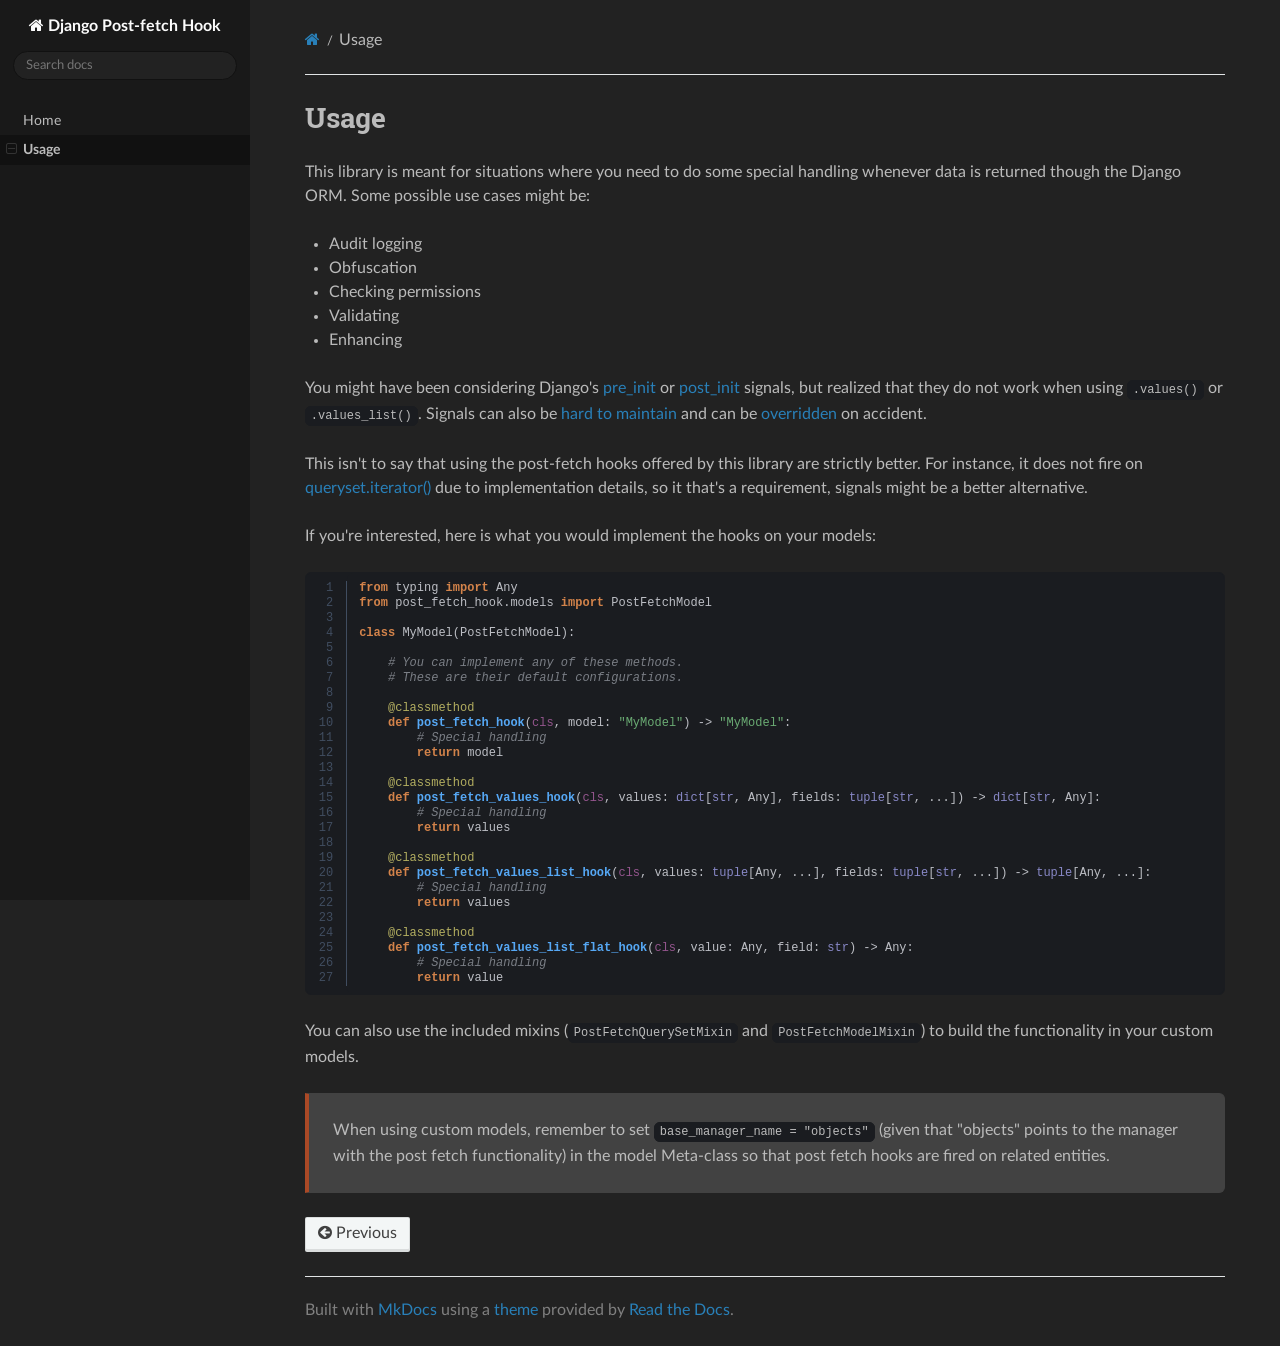
<file: usage/index.html>
<!DOCTYPE html>
<html class="writer-html5" lang="en" >
<head>
    <meta charset="utf-8" />
    <meta http-equiv="X-UA-Compatible" content="IE=edge" />
    <meta name="viewport" content="width=device-width, initial-scale=1.0" />
      <link rel="shortcut icon" href="../img/favicon.ico" />
    <title>Usage - Django Post-fetch Hook</title>
    <link rel="stylesheet" href="../css/theme.css" />
    <link rel="stylesheet" href="../css/theme_extra.css" />
        <link href="../css/docs.css" rel="stylesheet" />
        <link href="../css/pygments.css" rel="stylesheet" />
    
      <script>
        // Current page data
        var mkdocs_page_name = "Usage";
        var mkdocs_page_input_path = "usage.md";
        var mkdocs_page_url = null;
      </script>
    
    <!--[if lt IE 9]>
      <script src="../js/html5shiv.min.js"></script>
    <![endif]--> 
</head>

<body class="wy-body-for-nav" role="document">

  <div class="wy-grid-for-nav">
    <nav data-toggle="wy-nav-shift" class="wy-nav-side stickynav">
    <div class="wy-side-scroll">
      <div class="wy-side-nav-search">
          <a href=".." class="icon icon-home"> Django Post-fetch Hook
        </a><div role="search">
  <form id ="rtd-search-form" class="wy-form" action="../search.html" method="get">
      <input type="text" name="q" placeholder="Search docs" aria-label="Search docs" title="Type search term here" />
  </form>
</div>
      </div>

      <div class="wy-menu wy-menu-vertical" data-spy="affix" role="navigation" aria-label="Navigation menu">
              <ul>
                <li class="toctree-l1"><a class="reference internal" href="..">Home</a>
                </li>
              </ul>
              <ul class="current">
                <li class="toctree-l1 current"><a class="reference internal current" href="#">Usage</a>
    <ul class="current">
    </ul>
                </li>
              </ul>
      </div>
    </div>
    </nav>

    <section data-toggle="wy-nav-shift" class="wy-nav-content-wrap">
      <nav class="wy-nav-top" role="navigation" aria-label="Mobile navigation menu">
          <i data-toggle="wy-nav-top" class="fa fa-bars"></i>
          <a href="..">Django Post-fetch Hook</a>
        
      </nav>
      <div class="wy-nav-content">
        <div class="rst-content"><div role="navigation" aria-label="breadcrumbs navigation">
  <ul class="wy-breadcrumbs">
    <li><a href=".." class="icon icon-home" aria-label="Docs"></a></li>
      <li class="breadcrumb-item active">Usage</li>
    <li class="wy-breadcrumbs-aside">
    </li>
  </ul>
  <hr/>
</div>
          <div role="main" class="document" itemscope="itemscope" itemtype="http://schema.org/Article">
            <div class="section" itemprop="articleBody">
              
                <h1 id="usage">Usage<a class="headerlink" href="#usage" title="Permanent link">🔗</a></h1>
<p>This library is meant for situations where you need to do some special
handling whenever data is returned though the Django ORM. Some possible
use cases might be:</p>
<ul>
<li>Audit logging</li>
<li>Obfuscation</li>
<li>Checking permissions</li>
<li>Validating</li>
<li>Enhancing</li>
</ul>
<p>You might have been considering Django's <a href="https://docs.djangoproject.com/en/dev/ref/signals/#pre-init">pre_init</a> or <a href="https://docs.djangoproject.com/en/dev/ref/signals/#post-init">post_init</a> signals,
but realized that they do not work when using <code>.values()</code> or <code>.values_list()</code>.
Signals can also be <a href="https://docs.djangoproject.com/en/dev/ref/signals/#post-init:~:text=Warning-,Signals%20can%20make%20your%20code%20harder%20to%20maintain.,-Consider%20implementing%20a">hard to maintain</a> and can be <a href="https://docs.djangoproject.com/en/dev/ref/signals/#post-init:~:text=Many%20of%20these,to%20be%20sent.">overridden</a> on accident.</p>
<p>This isn't to say that using the post-fetch hooks offered by this library
are strictly better. For instance, it does not fire on <a href="https://docs.djangoproject.com/en/dev/ref/models/querysets/#iterator">queryset.iterator()</a>
due to implementation details, so it that's a requirement, signals might
be a better alternative.</p>
<p>If you're interested, here is what you would implement the hooks on your models:</p>
<div class="highlight"><table class="highlighttable"><tr><td class="linenos"><div class="linenodiv"><pre><span></span><span class="normal"><a href="#__codelineno-0-1"> 1</a></span>
<span class="normal"><a href="#__codelineno-0-2"> 2</a></span>
<span class="normal"><a href="#__codelineno-0-3"> 3</a></span>
<span class="normal"><a href="#__codelineno-0-4"> 4</a></span>
<span class="normal"><a href="#__codelineno-0-5"> 5</a></span>
<span class="normal"><a href="#__codelineno-0-6"> 6</a></span>
<span class="normal"><a href="#__codelineno-0-7"> 7</a></span>
<span class="normal"><a href="#__codelineno-0-8"> 8</a></span>
<span class="normal"><a href="#__codelineno-0-9"> 9</a></span>
<span class="normal"><a href="#__codelineno-0-10">10</a></span>
<span class="normal"><a href="#__codelineno-0-11">11</a></span>
<span class="normal"><a href="#__codelineno-0-12">12</a></span>
<span class="normal"><a href="#__codelineno-0-13">13</a></span>
<span class="normal"><a href="#__codelineno-0-14">14</a></span>
<span class="normal"><a href="#__codelineno-0-15">15</a></span>
<span class="normal"><a href="#__codelineno-0-16">16</a></span>
<span class="normal"><a href="#__codelineno-0-17">17</a></span>
<span class="normal"><a href="#__codelineno-0-18">18</a></span>
<span class="normal"><a href="#__codelineno-0-19">19</a></span>
<span class="normal"><a href="#__codelineno-0-20">20</a></span>
<span class="normal"><a href="#__codelineno-0-21">21</a></span>
<span class="normal"><a href="#__codelineno-0-22">22</a></span>
<span class="normal"><a href="#__codelineno-0-23">23</a></span>
<span class="normal"><a href="#__codelineno-0-24">24</a></span>
<span class="normal"><a href="#__codelineno-0-25">25</a></span>
<span class="normal"><a href="#__codelineno-0-26">26</a></span>
<span class="normal"><a href="#__codelineno-0-27">27</a></span></pre></div></td><td class="code"><div><pre><span></span><code><a id="__codelineno-0-1" name="__codelineno-0-1"></a><span class="kn">from</span><span class="w"> </span><span class="nn">typing</span><span class="w"> </span><span class="kn">import</span> <span class="n">Any</span>
<a id="__codelineno-0-2" name="__codelineno-0-2"></a><span class="kn">from</span><span class="w"> </span><span class="nn">post_fetch_hook.models</span><span class="w"> </span><span class="kn">import</span> <span class="n">PostFetchModel</span>
<a id="__codelineno-0-3" name="__codelineno-0-3"></a>
<a id="__codelineno-0-4" name="__codelineno-0-4"></a><span class="k">class</span><span class="w"> </span><span class="nc">MyModel</span><span class="p">(</span><span class="n">PostFetchModel</span><span class="p">):</span>
<a id="__codelineno-0-5" name="__codelineno-0-5"></a>
<a id="__codelineno-0-6" name="__codelineno-0-6"></a>    <span class="c1"># You can implement any of these methods.</span>
<a id="__codelineno-0-7" name="__codelineno-0-7"></a>    <span class="c1"># These are their default configurations.</span>
<a id="__codelineno-0-8" name="__codelineno-0-8"></a>
<a id="__codelineno-0-9" name="__codelineno-0-9"></a>    <span class="nd">@classmethod</span>
<a id="__codelineno-0-10" name="__codelineno-0-10"></a>    <span class="k">def</span><span class="w"> </span><span class="nf">post_fetch_hook</span><span class="p">(</span><span class="bp">cls</span><span class="p">,</span> <span class="n">model</span><span class="p">:</span> <span class="s2">&quot;MyModel&quot;</span><span class="p">)</span> <span class="o">-&gt;</span> <span class="s2">&quot;MyModel&quot;</span><span class="p">:</span>
<a id="__codelineno-0-11" name="__codelineno-0-11"></a>        <span class="c1"># Special handling</span>
<a id="__codelineno-0-12" name="__codelineno-0-12"></a>        <span class="k">return</span> <span class="n">model</span>
<a id="__codelineno-0-13" name="__codelineno-0-13"></a>
<a id="__codelineno-0-14" name="__codelineno-0-14"></a>    <span class="nd">@classmethod</span>
<a id="__codelineno-0-15" name="__codelineno-0-15"></a>    <span class="k">def</span><span class="w"> </span><span class="nf">post_fetch_values_hook</span><span class="p">(</span><span class="bp">cls</span><span class="p">,</span> <span class="n">values</span><span class="p">:</span> <span class="nb">dict</span><span class="p">[</span><span class="nb">str</span><span class="p">,</span> <span class="n">Any</span><span class="p">],</span> <span class="n">fields</span><span class="p">:</span> <span class="nb">tuple</span><span class="p">[</span><span class="nb">str</span><span class="p">,</span> <span class="o">...</span><span class="p">])</span> <span class="o">-&gt;</span> <span class="nb">dict</span><span class="p">[</span><span class="nb">str</span><span class="p">,</span> <span class="n">Any</span><span class="p">]:</span>
<a id="__codelineno-0-16" name="__codelineno-0-16"></a>        <span class="c1"># Special handling</span>
<a id="__codelineno-0-17" name="__codelineno-0-17"></a>        <span class="k">return</span> <span class="n">values</span>
<a id="__codelineno-0-18" name="__codelineno-0-18"></a>
<a id="__codelineno-0-19" name="__codelineno-0-19"></a>    <span class="nd">@classmethod</span>
<a id="__codelineno-0-20" name="__codelineno-0-20"></a>    <span class="k">def</span><span class="w"> </span><span class="nf">post_fetch_values_list_hook</span><span class="p">(</span><span class="bp">cls</span><span class="p">,</span> <span class="n">values</span><span class="p">:</span> <span class="nb">tuple</span><span class="p">[</span><span class="n">Any</span><span class="p">,</span> <span class="o">...</span><span class="p">],</span> <span class="n">fields</span><span class="p">:</span> <span class="nb">tuple</span><span class="p">[</span><span class="nb">str</span><span class="p">,</span> <span class="o">...</span><span class="p">])</span> <span class="o">-&gt;</span> <span class="nb">tuple</span><span class="p">[</span><span class="n">Any</span><span class="p">,</span> <span class="o">...</span><span class="p">]:</span>
<a id="__codelineno-0-21" name="__codelineno-0-21"></a>        <span class="c1"># Special handling</span>
<a id="__codelineno-0-22" name="__codelineno-0-22"></a>        <span class="k">return</span> <span class="n">values</span>
<a id="__codelineno-0-23" name="__codelineno-0-23"></a>
<a id="__codelineno-0-24" name="__codelineno-0-24"></a>    <span class="nd">@classmethod</span>
<a id="__codelineno-0-25" name="__codelineno-0-25"></a>    <span class="k">def</span><span class="w"> </span><span class="nf">post_fetch_values_list_flat_hook</span><span class="p">(</span><span class="bp">cls</span><span class="p">,</span> <span class="n">value</span><span class="p">:</span> <span class="n">Any</span><span class="p">,</span> <span class="n">field</span><span class="p">:</span> <span class="nb">str</span><span class="p">)</span> <span class="o">-&gt;</span> <span class="n">Any</span><span class="p">:</span>
<a id="__codelineno-0-26" name="__codelineno-0-26"></a>        <span class="c1"># Special handling</span>
<a id="__codelineno-0-27" name="__codelineno-0-27"></a>        <span class="k">return</span> <span class="n">value</span>
</code></pre></div></td></tr></table></div>
<p>You can also use the included mixins (<code>PostFetchQuerySetMixin</code> and <code>PostFetchModelMixin</code>)
to build the functionality in your custom models.</p>
<blockquote>
<p>When using custom models, remember to set <code>base_manager_name = "objects"</code>
(given that "objects" points to the manager with the post fetch functionality)
in the model Meta-class so that post fetch hooks are fired on related entities.</p>
</blockquote>
              
            </div>
          </div><footer>
    <div class="rst-footer-buttons" role="navigation" aria-label="Footer Navigation">
        <a href=".." class="btn btn-neutral float-left" title="Home"><span class="icon icon-circle-arrow-left"></span> Previous</a>
    </div>

  <hr/>

  <div role="contentinfo">
    <!-- Copyright etc -->
  </div>

  Built with <a href="https://www.mkdocs.org/">MkDocs</a> using a <a href="https://github.com/readthedocs/sphinx_rtd_theme">theme</a> provided by <a href="https://readthedocs.org">Read the Docs</a>.
</footer>
          
        </div>
      </div>

    </section>

  </div>

  <div class="rst-versions" role="note" aria-label="Versions">
  <span class="rst-current-version" data-toggle="rst-current-version">
    
    
      <span><a href=".." style="color: #fcfcfc">&laquo; Previous</a></span>
    
    
  </span>
</div>
    <script src="../js/jquery-3.6.0.min.js"></script>
    <script>var base_url = "..";</script>
    <script src="../js/theme_extra.js"></script>
    <script src="../js/theme.js"></script>
      <script src="../search/main.js"></script>
    <script>
        jQuery(function () {
            SphinxRtdTheme.Navigation.enable(true);
        });
    </script>

</body>
</html>
</file>
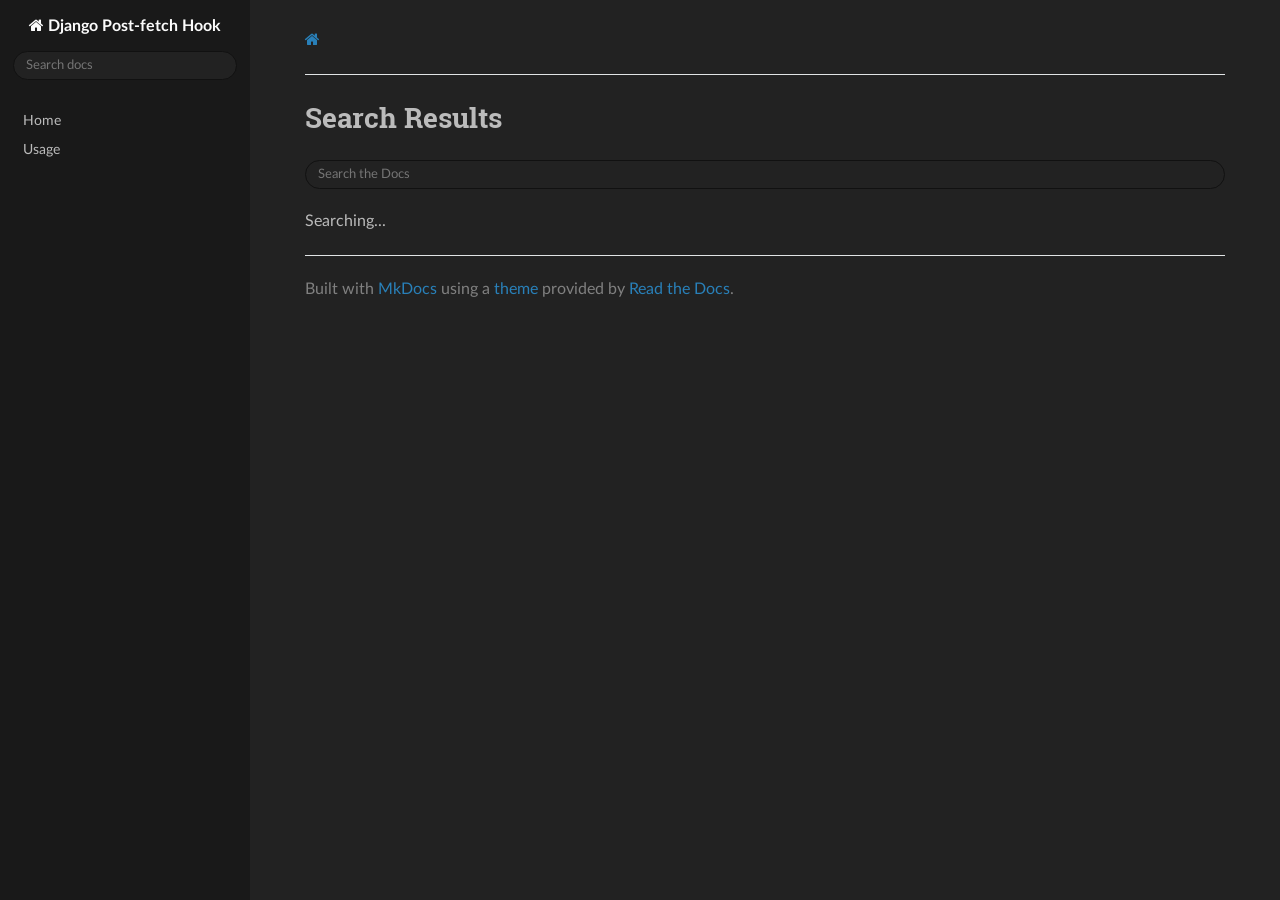
<file: search.html>
<!DOCTYPE html>
<html class="writer-html5" lang="en" >
<head>
    <meta charset="utf-8" />
    <meta http-equiv="X-UA-Compatible" content="IE=edge" />
    <meta name="viewport" content="width=device-width, initial-scale=1.0" />
      <link rel="shortcut icon" href="./img/favicon.ico" />
    <title>Django Post-fetch Hook</title>
    <link rel="stylesheet" href="./css/theme.css" />
    <link rel="stylesheet" href="./css/theme_extra.css" />
        <link href="./css/docs.css" rel="stylesheet" />
        <link href="./css/pygments.css" rel="stylesheet" />
    
    <!--[if lt IE 9]>
      <script src="./js/html5shiv.min.js"></script>
    <![endif]--> 
</head>

<body class="wy-body-for-nav" role="document">

  <div class="wy-grid-for-nav">
    <nav data-toggle="wy-nav-shift" class="wy-nav-side stickynav">
    <div class="wy-side-scroll">
      <div class="wy-side-nav-search">
          <a href="./." class="icon icon-home"> Django Post-fetch Hook
        </a><div role="search">
  <form id ="rtd-search-form" class="wy-form" action="./search.html" method="get">
      <input type="text" name="q" placeholder="Search docs" aria-label="Search docs" title="Type search term here" />
  </form>
</div>
      </div>

      <div class="wy-menu wy-menu-vertical" data-spy="affix" role="navigation" aria-label="Navigation menu">
              <ul>
                <li class="toctree-l1"><a class="reference internal" href="./.">Home</a>
                </li>
              </ul>
              <ul>
                <li class="toctree-l1"><a class="reference internal" href="./usage/">Usage</a>
                </li>
              </ul>
      </div>
    </div>
    </nav>

    <section data-toggle="wy-nav-shift" class="wy-nav-content-wrap">
      <nav class="wy-nav-top" role="navigation" aria-label="Mobile navigation menu">
          <i data-toggle="wy-nav-top" class="fa fa-bars"></i>
          <a href="./.">Django Post-fetch Hook</a>
        
      </nav>
      <div class="wy-nav-content">
        <div class="rst-content"><div role="navigation" aria-label="breadcrumbs navigation">
  <ul class="wy-breadcrumbs">
    <li><a href="./." class="icon icon-home" aria-label="Docs"></a></li>
    <li class="wy-breadcrumbs-aside">
    </li>
  </ul>
  <hr/>
</div>
          <div role="main" class="document" itemscope="itemscope" itemtype="http://schema.org/Article">
            <div class="section" itemprop="articleBody">
              

  <h1 id="search">Search Results</h1>

  <form id="content_search" action="search.html">
    <span role="status" aria-live="polite" class="ui-helper-hidden-accessible"></span>
    <input name="q" id="mkdocs-search-query" type="text" class="search_input search-query ui-autocomplete-input" placeholder="Search the Docs" aria-label="Search the Docs" autocomplete="off" autofocus title="Type search term here">
  </form>

  <div id="mkdocs-search-results" class="search-results" data-no-results-text="No results found">
    Searching...
  </div>


            </div>
          </div><footer>

  <hr/>

  <div role="contentinfo">
    <!-- Copyright etc -->
  </div>

  Built with <a href="https://www.mkdocs.org/">MkDocs</a> using a <a href="https://github.com/readthedocs/sphinx_rtd_theme">theme</a> provided by <a href="https://readthedocs.org">Read the Docs</a>.
</footer>
          
        </div>
      </div>

    </section>

  </div>

  <div class="rst-versions" role="note" aria-label="Versions">
  <span class="rst-current-version" data-toggle="rst-current-version">
    
    
    
  </span>
</div>
    <script src="./js/jquery-3.6.0.min.js"></script>
    <script>var base_url = ".";</script>
    <script src="./js/theme_extra.js"></script>
    <script src="./js/theme.js"></script>
      <script src="./search/main.js"></script>
    <script>
        jQuery(function () {
            SphinxRtdTheme.Navigation.enable(true);
        });
    </script>

</body>
</html>
</file>
<file: css/theme.css>
/*
 * This file is copied from the upstream ReadTheDocs Sphinx
 * theme. To aid upgradability this file should *not* be edited.
 * modifications we need should be included in theme_extra.css.
 *
 * https://github.com/readthedocs/sphinx_rtd_theme
 */

 /* sphinx_rtd_theme version 1.2.0 | MIT license */
html{box-sizing:border-box}*,:after,:before{box-sizing:inherit}article,aside,details,figcaption,figure,footer,header,hgroup,nav,section{display:block}audio,canvas,video{display:inline-block;*display:inline;*zoom:1}[hidden],audio:not([controls]){display:none}*{-webkit-box-sizing:border-box;-moz-box-sizing:border-box;box-sizing:border-box}html{font-size:100%;-webkit-text-size-adjust:100%;-ms-text-size-adjust:100%}body{margin:0}a:active,a:hover{outline:0}abbr[title]{border-bottom:1px dotted}b,strong{font-weight:700}blockquote{margin:0}dfn{font-style:italic}ins{background:#ff9;text-decoration:none}ins,mark{color:#000}mark{background:#ff0;font-style:italic;font-weight:700}.rst-content code,.rst-content tt,code,kbd,pre,samp{font-family:monospace,serif;_font-family:courier new,monospace;font-size:1em}pre{white-space:pre}q{quotes:none}q:after,q:before{content:"";content:none}small{font-size:85%}sub,sup{font-size:75%;line-height:0;position:relative;vertical-align:baseline}sup{top:-.5em}sub{bottom:-.25em}dl,ol,ul{margin:0;padding:0;list-style:none;list-style-image:none}li{list-style:none}dd{margin:0}img{border:0;-ms-interpolation-mode:bicubic;vertical-align:middle;max-width:100%}svg:not(:root){overflow:hidden}figure,form{margin:0}label{cursor:pointer}button,input,select,textarea{font-size:100%;margin:0;vertical-align:baseline;*vertical-align:middle}button,input{line-height:normal}button,input[type=button],input[type=reset],input[type=submit]{cursor:pointer;-webkit-appearance:button;*overflow:visible}button[disabled],input[disabled]{cursor:default}input[type=search]{-webkit-appearance:textfield;-moz-box-sizing:content-box;-webkit-box-sizing:content-box;box-sizing:content-box}textarea{resize:vertical}table{border-collapse:collapse;border-spacing:0}td{vertical-align:top}.chromeframe{margin:.2em 0;background:#ccc;color:#000;padding:.2em 0}.ir{display:block;border:0;text-indent:-999em;overflow:hidden;background-color:transparent;background-repeat:no-repeat;text-align:left;direction:ltr;*line-height:0}.ir br{display:none}.hidden{display:none!important;visibility:hidden}.visuallyhidden{border:0;clip:rect(0 0 0 0);height:1px;margin:-1px;overflow:hidden;padding:0;position:absolute;width:1px}.visuallyhidden.focusable:active,.visuallyhidden.focusable:focus{clip:auto;height:auto;margin:0;overflow:visible;position:static;width:auto}.invisible{visibility:hidden}.relative{position:relative}big,small{font-size:100%}@media print{body,html,section{background:none!important}*{box-shadow:none!important;text-shadow:none!important;filter:none!important;-ms-filter:none!important}a,a:visited{text-decoration:underline}.ir a:after,a[href^="#"]:after,a[href^="javascript:"]:after{content:""}blockquote,pre{page-break-inside:avoid}thead{display:table-header-group}img,tr{page-break-inside:avoid}img{max-width:100%!important}@page{margin:.5cm}.rst-content .toctree-wrapper>p.caption,h2,h3,p{orphans:3;widows:3}.rst-content .toctree-wrapper>p.caption,h2,h3{page-break-after:avoid}}.btn,.fa:before,.icon:before,.rst-content .admonition,.rst-content .admonition-title:before,.rst-content .admonition-todo,.rst-content .attention,.rst-content .caution,.rst-content .code-block-caption .headerlink:before,.rst-content .danger,.rst-content .eqno .headerlink:before,.rst-content .error,.rst-content .hint,.rst-content .important,.rst-content .note,.rst-content .seealso,.rst-content .tip,.rst-content .warning,.rst-content code.download span:first-child:before,.rst-content dl dt .headerlink:before,.rst-content h1 .headerlink:before,.rst-content h2 .headerlink:before,.rst-content h3 .headerlink:before,.rst-content h4 .headerlink:before,.rst-content h5 .headerlink:before,.rst-content h6 .headerlink:before,.rst-content p.caption .headerlink:before,.rst-content p .headerlink:before,.rst-content table>caption .headerlink:before,.rst-content tt.download span:first-child:before,.wy-alert,.wy-dropdown .caret:before,.wy-inline-validate.wy-inline-validate-danger .wy-input-context:before,.wy-inline-validate.wy-inline-validate-info .wy-input-context:before,.wy-inline-validate.wy-inline-validate-success .wy-input-context:before,.wy-inline-validate.wy-inline-validate-warning .wy-input-context:before,.wy-menu-vertical li.current>a button.toctree-expand:before,.wy-menu-vertical li.on a button.toctree-expand:before,.wy-menu-vertical li button.toctree-expand:before,input[type=color],input[type=date],input[type=datetime-local],input[type=datetime],input[type=email],input[type=month],input[type=number],input[type=password],input[type=search],input[type=tel],input[type=text],input[type=time],input[type=url],input[type=week],select,textarea{-webkit-font-smoothing:antialiased}.clearfix{*zoom:1}.clearfix:after,.clearfix:before{display:table;content:""}.clearfix:after{clear:both}/*!
 *  Font Awesome 4.7.0 by @davegandy - http://fontawesome.io - @fontawesome
 *  License - http://fontawesome.io/license (Font: SIL OFL 1.1, CSS: MIT License)
 */@font-face{font-family:FontAwesome;src:url(fonts/fontawesome-webfont.eot?674f50d287a8c48dc19ba404d20fe713);src:url(fonts/fontawesome-webfont.eot?674f50d287a8c48dc19ba404d20fe713?#iefix&v=4.7.0) format("embedded-opentype"),url(fonts/fontawesome-webfont.woff2?af7ae505a9eed503f8b8e6982036873e) format("woff2"),url(fonts/fontawesome-webfont.woff?fee66e712a8a08eef5805a46892932ad) format("woff"),url(fonts/fontawesome-webfont.ttf?b06871f281fee6b241d60582ae9369b9) format("truetype"),url(fonts/fontawesome-webfont.svg?912ec66d7572ff821749319396470bde#fontawesomeregular) format("svg");font-weight:400;font-style:normal}.fa,.icon,.rst-content .admonition-title,.rst-content .code-block-caption .headerlink,.rst-content .eqno .headerlink,.rst-content code.download span:first-child,.rst-content dl dt .headerlink,.rst-content h1 .headerlink,.rst-content h2 .headerlink,.rst-content h3 .headerlink,.rst-content h4 .headerlink,.rst-content h5 .headerlink,.rst-content h6 .headerlink,.rst-content p.caption .headerlink,.rst-content p .headerlink,.rst-content table>caption .headerlink,.rst-content tt.download span:first-child,.wy-menu-vertical li.current>a button.toctree-expand,.wy-menu-vertical li.on a button.toctree-expand,.wy-menu-vertical li button.toctree-expand{display:inline-block;font:normal normal normal 14px/1 FontAwesome;font-size:inherit;text-rendering:auto;-webkit-font-smoothing:antialiased;-moz-osx-font-smoothing:grayscale}.fa-lg{font-size:1.33333em;line-height:.75em;vertical-align:-15%}.fa-2x{font-size:2em}.fa-3x{font-size:3em}.fa-4x{font-size:4em}.fa-5x{font-size:5em}.fa-fw{width:1.28571em;text-align:center}.fa-ul{padding-left:0;margin-left:2.14286em;list-style-type:none}.fa-ul>li{position:relative}.fa-li{position:absolute;left:-2.14286em;width:2.14286em;top:.14286em;text-align:center}.fa-li.fa-lg{left:-1.85714em}.fa-border{padding:.2em .25em .15em;border:.08em solid #eee;border-radius:.1em}.fa-pull-left{float:left}.fa-pull-right{float:right}.fa-pull-left.icon,.fa.fa-pull-left,.rst-content .code-block-caption .fa-pull-left.headerlink,.rst-content .eqno .fa-pull-left.headerlink,.rst-content .fa-pull-left.admonition-title,.rst-content code.download span.fa-pull-left:first-child,.rst-content dl dt .fa-pull-left.headerlink,.rst-content h1 .fa-pull-left.headerlink,.rst-content h2 .fa-pull-left.headerlink,.rst-content h3 .fa-pull-left.headerlink,.rst-content h4 .fa-pull-left.headerlink,.rst-content h5 .fa-pull-left.headerlink,.rst-content h6 .fa-pull-left.headerlink,.rst-content p .fa-pull-left.headerlink,.rst-content table>caption .fa-pull-left.headerlink,.rst-content tt.download span.fa-pull-left:first-child,.wy-menu-vertical li.current>a button.fa-pull-left.toctree-expand,.wy-menu-vertical li.on a button.fa-pull-left.toctree-expand,.wy-menu-vertical li button.fa-pull-left.toctree-expand{margin-right:.3em}.fa-pull-right.icon,.fa.fa-pull-right,.rst-content .code-block-caption .fa-pull-right.headerlink,.rst-content .eqno .fa-pull-right.headerlink,.rst-content .fa-pull-right.admonition-title,.rst-content code.download span.fa-pull-right:first-child,.rst-content dl dt .fa-pull-right.headerlink,.rst-content h1 .fa-pull-right.headerlink,.rst-content h2 .fa-pull-right.headerlink,.rst-content h3 .fa-pull-right.headerlink,.rst-content h4 .fa-pull-right.headerlink,.rst-content h5 .fa-pull-right.headerlink,.rst-content h6 .fa-pull-right.headerlink,.rst-content p .fa-pull-right.headerlink,.rst-content table>caption .fa-pull-right.headerlink,.rst-content tt.download span.fa-pull-right:first-child,.wy-menu-vertical li.current>a button.fa-pull-right.toctree-expand,.wy-menu-vertical li.on a button.fa-pull-right.toctree-expand,.wy-menu-vertical li button.fa-pull-right.toctree-expand{margin-left:.3em}.pull-right{float:right}.pull-left{float:left}.fa.pull-left,.pull-left.icon,.rst-content .code-block-caption .pull-left.headerlink,.rst-content .eqno .pull-left.headerlink,.rst-content .pull-left.admonition-title,.rst-content code.download span.pull-left:first-child,.rst-content dl dt .pull-left.headerlink,.rst-content h1 .pull-left.headerlink,.rst-content h2 .pull-left.headerlink,.rst-content h3 .pull-left.headerlink,.rst-content h4 .pull-left.headerlink,.rst-content h5 .pull-left.headerlink,.rst-content h6 .pull-left.headerlink,.rst-content p .pull-left.headerlink,.rst-content table>caption .pull-left.headerlink,.rst-content tt.download span.pull-left:first-child,.wy-menu-vertical li.current>a button.pull-left.toctree-expand,.wy-menu-vertical li.on a button.pull-left.toctree-expand,.wy-menu-vertical li button.pull-left.toctree-expand{margin-right:.3em}.fa.pull-right,.pull-right.icon,.rst-content .code-block-caption .pull-right.headerlink,.rst-content .eqno .pull-right.headerlink,.rst-content .pull-right.admonition-title,.rst-content code.download span.pull-right:first-child,.rst-content dl dt .pull-right.headerlink,.rst-content h1 .pull-right.headerlink,.rst-content h2 .pull-right.headerlink,.rst-content h3 .pull-right.headerlink,.rst-content h4 .pull-right.headerlink,.rst-content h5 .pull-right.headerlink,.rst-content h6 .pull-right.headerlink,.rst-content p .pull-right.headerlink,.rst-content table>caption .pull-right.headerlink,.rst-content tt.download span.pull-right:first-child,.wy-menu-vertical li.current>a button.pull-right.toctree-expand,.wy-menu-vertical li.on a button.pull-right.toctree-expand,.wy-menu-vertical li button.pull-right.toctree-expand{margin-left:.3em}.fa-spin{-webkit-animation:fa-spin 2s linear infinite;animation:fa-spin 2s linear infinite}.fa-pulse{-webkit-animation:fa-spin 1s steps(8) infinite;animation:fa-spin 1s steps(8) infinite}@-webkit-keyframes fa-spin{0%{-webkit-transform:rotate(0deg);transform:rotate(0deg)}to{-webkit-transform:rotate(359deg);transform:rotate(359deg)}}@keyframes fa-spin{0%{-webkit-transform:rotate(0deg);transform:rotate(0deg)}to{-webkit-transform:rotate(359deg);transform:rotate(359deg)}}.fa-rotate-90{-ms-filter:"progid:DXImageTransform.Microsoft.BasicImage(rotation=1)";-webkit-transform:rotate(90deg);-ms-transform:rotate(90deg);transform:rotate(90deg)}.fa-rotate-180{-ms-filter:"progid:DXImageTransform.Microsoft.BasicImage(rotation=2)";-webkit-transform:rotate(180deg);-ms-transform:rotate(180deg);transform:rotate(180deg)}.fa-rotate-270{-ms-filter:"progid:DXImageTransform.Microsoft.BasicImage(rotation=3)";-webkit-transform:rotate(270deg);-ms-transform:rotate(270deg);transform:rotate(270deg)}.fa-flip-horizontal{-ms-filter:"progid:DXImageTransform.Microsoft.BasicImage(rotation=0, mirror=1)";-webkit-transform:scaleX(-1);-ms-transform:scaleX(-1);transform:scaleX(-1)}.fa-flip-vertical{-ms-filter:"progid:DXImageTransform.Microsoft.BasicImage(rotation=2, mirror=1)";-webkit-transform:scaleY(-1);-ms-transform:scaleY(-1);transform:scaleY(-1)}:root .fa-flip-horizontal,:root .fa-flip-vertical,:root .fa-rotate-90,:root .fa-rotate-180,:root .fa-rotate-270{filter:none}.fa-stack{position:relative;display:inline-block;width:2em;height:2em;line-height:2em;vertical-align:middle}.fa-stack-1x,.fa-stack-2x{position:absolute;left:0;width:100%;text-align:center}.fa-stack-1x{line-height:inherit}.fa-stack-2x{font-size:2em}.fa-inverse{color:#fff}.fa-glass:before{content:""}.fa-music:before{content:""}.fa-search:before,.icon-search:before{content:""}.fa-envelope-o:before{content:""}.fa-heart:before{content:""}.fa-star:before{content:""}.fa-star-o:before{content:""}.fa-user:before{content:""}.fa-film:before{content:""}.fa-th-large:before{content:""}.fa-th:before{content:""}.fa-th-list:before{content:""}.fa-check:before{content:""}.fa-close:before,.fa-remove:before,.fa-times:before{content:""}.fa-search-plus:before{content:""}.fa-search-minus:before{content:""}.fa-power-off:before{content:""}.fa-signal:before{content:""}.fa-cog:before,.fa-gear:before{content:""}.fa-trash-o:before{content:""}.fa-home:before,.icon-home:before{content:""}.fa-file-o:before{content:""}.fa-clock-o:before{content:""}.fa-road:before{content:""}.fa-download:before,.rst-content code.download span:first-child:before,.rst-content tt.download span:first-child:before{content:""}.fa-arrow-circle-o-down:before{content:""}.fa-arrow-circle-o-up:before{content:""}.fa-inbox:before{content:""}.fa-play-circle-o:before{content:""}.fa-repeat:before,.fa-rotate-right:before{content:""}.fa-refresh:before{content:""}.fa-list-alt:before{content:""}.fa-lock:before{content:""}.fa-flag:before{content:""}.fa-headphones:before{content:""}.fa-volume-off:before{content:""}.fa-volume-down:before{content:""}.fa-volume-up:before{content:""}.fa-qrcode:before{content:""}.fa-barcode:before{content:""}.fa-tag:before{content:""}.fa-tags:before{content:""}.fa-book:before,.icon-book:before{content:""}.fa-bookmark:before{content:""}.fa-print:before{content:""}.fa-camera:before{content:""}.fa-font:before{content:""}.fa-bold:before{content:""}.fa-italic:before{content:""}.fa-text-height:before{content:""}.fa-text-width:before{content:""}.fa-align-left:before{content:""}.fa-align-center:before{content:""}.fa-align-right:before{content:""}.fa-align-justify:before{content:""}.fa-list:before{content:""}.fa-dedent:before,.fa-outdent:before{content:""}.fa-indent:before{content:""}.fa-video-camera:before{content:""}.fa-image:before,.fa-photo:before,.fa-picture-o:before{content:""}.fa-pencil:before{content:""}.fa-map-marker:before{content:""}.fa-adjust:before{content:""}.fa-tint:before{content:""}.fa-edit:before,.fa-pencil-square-o:before{content:""}.fa-share-square-o:before{content:""}.fa-check-square-o:before{content:""}.fa-arrows:before{content:""}.fa-step-backward:before{content:""}.fa-fast-backward:before{content:""}.fa-backward:before{content:""}.fa-play:before{content:""}.fa-pause:before{content:""}.fa-stop:before{content:""}.fa-forward:before{content:""}.fa-fast-forward:before{content:""}.fa-step-forward:before{content:""}.fa-eject:before{content:""}.fa-chevron-left:before{content:""}.fa-chevron-right:before{content:""}.fa-plus-circle:before{content:""}.fa-minus-circle:before{content:""}.fa-times-circle:before,.wy-inline-validate.wy-inline-validate-danger .wy-input-context:before{content:""}.fa-check-circle:before,.wy-inline-validate.wy-inline-validate-success .wy-input-context:before{content:""}.fa-question-circle:before{content:""}.fa-info-circle:before{content:""}.fa-crosshairs:before{content:""}.fa-times-circle-o:before{content:""}.fa-check-circle-o:before{content:""}.fa-ban:before{content:""}.fa-arrow-left:before{content:""}.fa-arrow-right:before{content:""}.fa-arrow-up:before{content:""}.fa-arrow-down:before{content:""}.fa-mail-forward:before,.fa-share:before{content:""}.fa-expand:before{content:""}.fa-compress:before{content:""}.fa-plus:before{content:""}.fa-minus:before{content:""}.fa-asterisk:before{content:""}.fa-exclamation-circle:before,.rst-content .admonition-title:before,.wy-inline-validate.wy-inline-validate-info .wy-input-context:before,.wy-inline-validate.wy-inline-validate-warning .wy-input-context:before{content:""}.fa-gift:before{content:""}.fa-leaf:before{content:""}.fa-fire:before,.icon-fire:before{content:""}.fa-eye:before{content:""}.fa-eye-slash:before{content:""}.fa-exclamation-triangle:before,.fa-warning:before{content:""}.fa-plane:before{content:""}.fa-calendar:before{content:""}.fa-random:before{content:""}.fa-comment:before{content:""}.fa-magnet:before{content:""}.fa-chevron-up:before{content:""}.fa-chevron-down:before{content:""}.fa-retweet:before{content:""}.fa-shopping-cart:before{content:""}.fa-folder:before{content:""}.fa-folder-open:before{content:""}.fa-arrows-v:before{content:""}.fa-arrows-h:before{content:""}.fa-bar-chart-o:before,.fa-bar-chart:before{content:""}.fa-twitter-square:before{content:""}.fa-facebook-square:before{content:""}.fa-camera-retro:before{content:""}.fa-key:before{content:""}.fa-cogs:before,.fa-gears:before{content:""}.fa-comments:before{content:""}.fa-thumbs-o-up:before{content:""}.fa-thumbs-o-down:before{content:""}.fa-star-half:before{content:""}.fa-heart-o:before{content:""}.fa-sign-out:before{content:""}.fa-linkedin-square:before{content:""}.fa-thumb-tack:before{content:""}.fa-external-link:before{content:""}.fa-sign-in:before{content:""}.fa-trophy:before{content:""}.fa-github-square:before{content:""}.fa-upload:before{content:""}.fa-lemon-o:before{content:""}.fa-phone:before{content:""}.fa-square-o:before{content:""}.fa-bookmark-o:before{content:""}.fa-phone-square:before{content:""}.fa-twitter:before{content:""}.fa-facebook-f:before,.fa-facebook:before{content:""}.fa-github:before,.icon-github:before{content:""}.fa-unlock:before{content:""}.fa-credit-card:before{content:""}.fa-feed:before,.fa-rss:before{content:""}.fa-hdd-o:before{content:""}.fa-bullhorn:before{content:""}.fa-bell:before{content:""}.fa-certificate:before{content:""}.fa-hand-o-right:before{content:""}.fa-hand-o-left:before{content:""}.fa-hand-o-up:before{content:""}.fa-hand-o-down:before{content:""}.fa-arrow-circle-left:before,.icon-circle-arrow-left:before{content:""}.fa-arrow-circle-right:before,.icon-circle-arrow-right:before{content:""}.fa-arrow-circle-up:before{content:""}.fa-arrow-circle-down:before{content:""}.fa-globe:before{content:""}.fa-wrench:before{content:""}.fa-tasks:before{content:""}.fa-filter:before{content:""}.fa-briefcase:before{content:""}.fa-arrows-alt:before{content:""}.fa-group:before,.fa-users:before{content:""}.fa-chain:before,.fa-link:before,.icon-link:before{content:""}.fa-cloud:before{content:""}.fa-flask:before{content:""}.fa-cut:before,.fa-scissors:before{content:""}.fa-copy:before,.fa-files-o:before{content:""}.fa-paperclip:before{content:""}.fa-floppy-o:before,.fa-save:before{content:""}.fa-square:before{content:""}.fa-bars:before,.fa-navicon:before,.fa-reorder:before{content:""}.fa-list-ul:before{content:""}.fa-list-ol:before{content:""}.fa-strikethrough:before{content:""}.fa-underline:before{content:""}.fa-table:before{content:""}.fa-magic:before{content:""}.fa-truck:before{content:""}.fa-pinterest:before{content:""}.fa-pinterest-square:before{content:""}.fa-google-plus-square:before{content:""}.fa-google-plus:before{content:""}.fa-money:before{content:""}.fa-caret-down:before,.icon-caret-down:before,.wy-dropdown .caret:before{content:""}.fa-caret-up:before{content:""}.fa-caret-left:before{content:""}.fa-caret-right:before{content:""}.fa-columns:before{content:""}.fa-sort:before,.fa-unsorted:before{content:""}.fa-sort-desc:before,.fa-sort-down:before{content:""}.fa-sort-asc:before,.fa-sort-up:before{content:""}.fa-envelope:before{content:""}.fa-linkedin:before{content:""}.fa-rotate-left:before,.fa-undo:before{content:""}.fa-gavel:before,.fa-legal:before{content:""}.fa-dashboard:before,.fa-tachometer:before{content:""}.fa-comment-o:before{content:""}.fa-comments-o:before{content:""}.fa-bolt:before,.fa-flash:before{content:""}.fa-sitemap:before{content:""}.fa-umbrella:before{content:""}.fa-clipboard:before,.fa-paste:before{content:""}.fa-lightbulb-o:before{content:""}.fa-exchange:before{content:""}.fa-cloud-download:before{content:""}.fa-cloud-upload:before{content:""}.fa-user-md:before{content:""}.fa-stethoscope:before{content:""}.fa-suitcase:before{content:""}.fa-bell-o:before{content:""}.fa-coffee:before{content:""}.fa-cutlery:before{content:""}.fa-file-text-o:before{content:""}.fa-building-o:before{content:""}.fa-hospital-o:before{content:""}.fa-ambulance:before{content:""}.fa-medkit:before{content:""}.fa-fighter-jet:before{content:""}.fa-beer:before{content:""}.fa-h-square:before{content:""}.fa-plus-square:before{content:""}.fa-angle-double-left:before{content:""}.fa-angle-double-right:before{content:""}.fa-angle-double-up:before{content:""}.fa-angle-double-down:before{content:""}.fa-angle-left:before{content:""}.fa-angle-right:before{content:""}.fa-angle-up:before{content:""}.fa-angle-down:before{content:""}.fa-desktop:before{content:""}.fa-laptop:before{content:""}.fa-tablet:before{content:""}.fa-mobile-phone:before,.fa-mobile:before{content:""}.fa-circle-o:before{content:""}.fa-quote-left:before{content:""}.fa-quote-right:before{content:""}.fa-spinner:before{content:""}.fa-circle:before{content:""}.fa-mail-reply:before,.fa-reply:before{content:""}.fa-github-alt:before{content:""}.fa-folder-o:before{content:""}.fa-folder-open-o:before{content:""}.fa-smile-o:before{content:""}.fa-frown-o:before{content:""}.fa-meh-o:before{content:""}.fa-gamepad:before{content:""}.fa-keyboard-o:before{content:""}.fa-flag-o:before{content:""}.fa-flag-checkered:before{content:""}.fa-terminal:before{content:""}.fa-code:before{content:""}.fa-mail-reply-all:before,.fa-reply-all:before{content:""}.fa-star-half-empty:before,.fa-star-half-full:before,.fa-star-half-o:before{content:""}.fa-location-arrow:before{content:""}.fa-crop:before{content:""}.fa-code-fork:before{content:""}.fa-chain-broken:before,.fa-unlink:before{content:""}.fa-question:before{content:""}.fa-info:before{content:""}.fa-exclamation:before{content:""}.fa-superscript:before{content:""}.fa-subscript:before{content:""}.fa-eraser:before{content:""}.fa-puzzle-piece:before{content:""}.fa-microphone:before{content:""}.fa-microphone-slash:before{content:""}.fa-shield:before{content:""}.fa-calendar-o:before{content:""}.fa-fire-extinguisher:before{content:""}.fa-rocket:before{content:""}.fa-maxcdn:before{content:""}.fa-chevron-circle-left:before{content:""}.fa-chevron-circle-right:before{content:""}.fa-chevron-circle-up:before{content:""}.fa-chevron-circle-down:before{content:""}.fa-html5:before{content:""}.fa-css3:before{content:""}.fa-anchor:before{content:""}.fa-unlock-alt:before{content:""}.fa-bullseye:before{content:""}.fa-ellipsis-h:before{content:""}.fa-ellipsis-v:before{content:""}.fa-rss-square:before{content:""}.fa-play-circle:before{content:""}.fa-ticket:before{content:""}.fa-minus-square:before{content:""}.fa-minus-square-o:before,.wy-menu-vertical li.current>a button.toctree-expand:before,.wy-menu-vertical li.on a button.toctree-expand:before{content:""}.fa-level-up:before{content:""}.fa-level-down:before{content:""}.fa-check-square:before{content:""}.fa-pencil-square:before{content:""}.fa-external-link-square:before{content:""}.fa-share-square:before{content:""}.fa-compass:before{content:""}.fa-caret-square-o-down:before,.fa-toggle-down:before{content:""}.fa-caret-square-o-up:before,.fa-toggle-up:before{content:""}.fa-caret-square-o-right:before,.fa-toggle-right:before{content:""}.fa-eur:before,.fa-euro:before{content:""}.fa-gbp:before{content:""}.fa-dollar:before,.fa-usd:before{content:""}.fa-inr:before,.fa-rupee:before{content:""}.fa-cny:before,.fa-jpy:before,.fa-rmb:before,.fa-yen:before{content:""}.fa-rouble:before,.fa-rub:before,.fa-ruble:before{content:""}.fa-krw:before,.fa-won:before{content:""}.fa-bitcoin:before,.fa-btc:before{content:""}.fa-file:before{content:""}.fa-file-text:before{content:""}.fa-sort-alpha-asc:before{content:""}.fa-sort-alpha-desc:before{content:""}.fa-sort-amount-asc:before{content:""}.fa-sort-amount-desc:before{content:""}.fa-sort-numeric-asc:before{content:""}.fa-sort-numeric-desc:before{content:""}.fa-thumbs-up:before{content:""}.fa-thumbs-down:before{content:""}.fa-youtube-square:before{content:""}.fa-youtube:before{content:""}.fa-xing:before{content:""}.fa-xing-square:before{content:""}.fa-youtube-play:before{content:""}.fa-dropbox:before{content:""}.fa-stack-overflow:before{content:""}.fa-instagram:before{content:""}.fa-flickr:before{content:""}.fa-adn:before{content:""}.fa-bitbucket:before,.icon-bitbucket:before{content:""}.fa-bitbucket-square:before{content:""}.fa-tumblr:before{content:""}.fa-tumblr-square:before{content:""}.fa-long-arrow-down:before{content:""}.fa-long-arrow-up:before{content:""}.fa-long-arrow-left:before{content:""}.fa-long-arrow-right:before{content:""}.fa-apple:before{content:""}.fa-windows:before{content:""}.fa-android:before{content:""}.fa-linux:before{content:""}.fa-dribbble:before{content:""}.fa-skype:before{content:""}.fa-foursquare:before{content:""}.fa-trello:before{content:""}.fa-female:before{content:""}.fa-male:before{content:""}.fa-gittip:before,.fa-gratipay:before{content:""}.fa-sun-o:before{content:""}.fa-moon-o:before{content:""}.fa-archive:before{content:""}.fa-bug:before{content:""}.fa-vk:before{content:""}.fa-weibo:before{content:""}.fa-renren:before{content:""}.fa-pagelines:before{content:""}.fa-stack-exchange:before{content:""}.fa-arrow-circle-o-right:before{content:""}.fa-arrow-circle-o-left:before{content:""}.fa-caret-square-o-left:before,.fa-toggle-left:before{content:""}.fa-dot-circle-o:before{content:""}.fa-wheelchair:before{content:""}.fa-vimeo-square:before{content:""}.fa-try:before,.fa-turkish-lira:before{content:""}.fa-plus-square-o:before,.wy-menu-vertical li button.toctree-expand:before{content:""}.fa-space-shuttle:before{content:""}.fa-slack:before{content:""}.fa-envelope-square:before{content:""}.fa-wordpress:before{content:""}.fa-openid:before{content:""}.fa-bank:before,.fa-institution:before,.fa-university:before{content:""}.fa-graduation-cap:before,.fa-mortar-board:before{content:""}.fa-yahoo:before{content:""}.fa-google:before{content:""}.fa-reddit:before{content:""}.fa-reddit-square:before{content:""}.fa-stumbleupon-circle:before{content:""}.fa-stumbleupon:before{content:""}.fa-delicious:before{content:""}.fa-digg:before{content:""}.fa-pied-piper-pp:before{content:""}.fa-pied-piper-alt:before{content:""}.fa-drupal:before{content:""}.fa-joomla:before{content:""}.fa-language:before{content:""}.fa-fax:before{content:""}.fa-building:before{content:""}.fa-child:before{content:""}.fa-paw:before{content:""}.fa-spoon:before{content:""}.fa-cube:before{content:""}.fa-cubes:before{content:""}.fa-behance:before{content:""}.fa-behance-square:before{content:""}.fa-steam:before{content:""}.fa-steam-square:before{content:""}.fa-recycle:before{content:""}.fa-automobile:before,.fa-car:before{content:""}.fa-cab:before,.fa-taxi:before{content:""}.fa-tree:before{content:""}.fa-spotify:before{content:""}.fa-deviantart:before{content:""}.fa-soundcloud:before{content:""}.fa-database:before{content:""}.fa-file-pdf-o:before{content:""}.fa-file-word-o:before{content:""}.fa-file-excel-o:before{content:""}.fa-file-powerpoint-o:before{content:""}.fa-file-image-o:before,.fa-file-photo-o:before,.fa-file-picture-o:before{content:""}.fa-file-archive-o:before,.fa-file-zip-o:before{content:""}.fa-file-audio-o:before,.fa-file-sound-o:before{content:""}.fa-file-movie-o:before,.fa-file-video-o:before{content:""}.fa-file-code-o:before{content:""}.fa-vine:before{content:""}.fa-codepen:before{content:""}.fa-jsfiddle:before{content:""}.fa-life-bouy:before,.fa-life-buoy:before,.fa-life-ring:before,.fa-life-saver:before,.fa-support:before{content:""}.fa-circle-o-notch:before{content:""}.fa-ra:before,.fa-rebel:before,.fa-resistance:before{content:""}.fa-empire:before,.fa-ge:before{content:""}.fa-git-square:before{content:""}.fa-git:before{content:""}.fa-hacker-news:before,.fa-y-combinator-square:before,.fa-yc-square:before{content:""}.fa-tencent-weibo:before{content:""}.fa-qq:before{content:""}.fa-wechat:before,.fa-weixin:before{content:""}.fa-paper-plane:before,.fa-send:before{content:""}.fa-paper-plane-o:before,.fa-send-o:before{content:""}.fa-history:before{content:""}.fa-circle-thin:before{content:""}.fa-header:before{content:""}.fa-paragraph:before{content:""}.fa-sliders:before{content:""}.fa-share-alt:before{content:""}.fa-share-alt-square:before{content:""}.fa-bomb:before{content:""}.fa-futbol-o:before,.fa-soccer-ball-o:before{content:""}.fa-tty:before{content:""}.fa-binoculars:before{content:""}.fa-plug:before{content:""}.fa-slideshare:before{content:""}.fa-twitch:before{content:""}.fa-yelp:before{content:""}.fa-newspaper-o:before{content:""}.fa-wifi:before{content:""}.fa-calculator:before{content:""}.fa-paypal:before{content:""}.fa-google-wallet:before{content:""}.fa-cc-visa:before{content:""}.fa-cc-mastercard:before{content:""}.fa-cc-discover:before{content:""}.fa-cc-amex:before{content:""}.fa-cc-paypal:before{content:""}.fa-cc-stripe:before{content:""}.fa-bell-slash:before{content:""}.fa-bell-slash-o:before{content:""}.fa-trash:before{content:""}.fa-copyright:before{content:""}.fa-at:before{content:""}.fa-eyedropper:before{content:""}.fa-paint-brush:before{content:""}.fa-birthday-cake:before{content:""}.fa-area-chart:before{content:""}.fa-pie-chart:before{content:""}.fa-line-chart:before{content:""}.fa-lastfm:before{content:""}.fa-lastfm-square:before{content:""}.fa-toggle-off:before{content:""}.fa-toggle-on:before{content:""}.fa-bicycle:before{content:""}.fa-bus:before{content:""}.fa-ioxhost:before{content:""}.fa-angellist:before{content:""}.fa-cc:before{content:""}.fa-ils:before,.fa-shekel:before,.fa-sheqel:before{content:""}.fa-meanpath:before{content:""}.fa-buysellads:before{content:""}.fa-connectdevelop:before{content:""}.fa-dashcube:before{content:""}.fa-forumbee:before{content:""}.fa-leanpub:before{content:""}.fa-sellsy:before{content:""}.fa-shirtsinbulk:before{content:""}.fa-simplybuilt:before{content:""}.fa-skyatlas:before{content:""}.fa-cart-plus:before{content:""}.fa-cart-arrow-down:before{content:""}.fa-diamond:before{content:""}.fa-ship:before{content:""}.fa-user-secret:before{content:""}.fa-motorcycle:before{content:""}.fa-street-view:before{content:""}.fa-heartbeat:before{content:""}.fa-venus:before{content:""}.fa-mars:before{content:""}.fa-mercury:before{content:""}.fa-intersex:before,.fa-transgender:before{content:""}.fa-transgender-alt:before{content:""}.fa-venus-double:before{content:""}.fa-mars-double:before{content:""}.fa-venus-mars:before{content:""}.fa-mars-stroke:before{content:""}.fa-mars-stroke-v:before{content:""}.fa-mars-stroke-h:before{content:""}.fa-neuter:before{content:""}.fa-genderless:before{content:""}.fa-facebook-official:before{content:""}.fa-pinterest-p:before{content:""}.fa-whatsapp:before{content:""}.fa-server:before{content:""}.fa-user-plus:before{content:""}.fa-user-times:before{content:""}.fa-bed:before,.fa-hotel:before{content:""}.fa-viacoin:before{content:""}.fa-train:before{content:""}.fa-subway:before{content:""}.fa-medium:before{content:""}.fa-y-combinator:before,.fa-yc:before{content:""}.fa-optin-monster:before{content:""}.fa-opencart:before{content:""}.fa-expeditedssl:before{content:""}.fa-battery-4:before,.fa-battery-full:before,.fa-battery:before{content:""}.fa-battery-3:before,.fa-battery-three-quarters:before{content:""}.fa-battery-2:before,.fa-battery-half:before{content:""}.fa-battery-1:before,.fa-battery-quarter:before{content:""}.fa-battery-0:before,.fa-battery-empty:before{content:""}.fa-mouse-pointer:before{content:""}.fa-i-cursor:before{content:""}.fa-object-group:before{content:""}.fa-object-ungroup:before{content:""}.fa-sticky-note:before{content:""}.fa-sticky-note-o:before{content:""}.fa-cc-jcb:before{content:""}.fa-cc-diners-club:before{content:""}.fa-clone:before{content:""}.fa-balance-scale:before{content:""}.fa-hourglass-o:before{content:""}.fa-hourglass-1:before,.fa-hourglass-start:before{content:""}.fa-hourglass-2:before,.fa-hourglass-half:before{content:""}.fa-hourglass-3:before,.fa-hourglass-end:before{content:""}.fa-hourglass:before{content:""}.fa-hand-grab-o:before,.fa-hand-rock-o:before{content:""}.fa-hand-paper-o:before,.fa-hand-stop-o:before{content:""}.fa-hand-scissors-o:before{content:""}.fa-hand-lizard-o:before{content:""}.fa-hand-spock-o:before{content:""}.fa-hand-pointer-o:before{content:""}.fa-hand-peace-o:before{content:""}.fa-trademark:before{content:""}.fa-registered:before{content:""}.fa-creative-commons:before{content:""}.fa-gg:before{content:""}.fa-gg-circle:before{content:""}.fa-tripadvisor:before{content:""}.fa-odnoklassniki:before{content:""}.fa-odnoklassniki-square:before{content:""}.fa-get-pocket:before{content:""}.fa-wikipedia-w:before{content:""}.fa-safari:before{content:""}.fa-chrome:before{content:""}.fa-firefox:before{content:""}.fa-opera:before{content:""}.fa-internet-explorer:before{content:""}.fa-television:before,.fa-tv:before{content:""}.fa-contao:before{content:""}.fa-500px:before{content:""}.fa-amazon:before{content:""}.fa-calendar-plus-o:before{content:""}.fa-calendar-minus-o:before{content:""}.fa-calendar-times-o:before{content:""}.fa-calendar-check-o:before{content:""}.fa-industry:before{content:""}.fa-map-pin:before{content:""}.fa-map-signs:before{content:""}.fa-map-o:before{content:""}.fa-map:before{content:""}.fa-commenting:before{content:""}.fa-commenting-o:before{content:""}.fa-houzz:before{content:""}.fa-vimeo:before{content:""}.fa-black-tie:before{content:""}.fa-fonticons:before{content:""}.fa-reddit-alien:before{content:""}.fa-edge:before{content:""}.fa-credit-card-alt:before{content:""}.fa-codiepie:before{content:""}.fa-modx:before{content:""}.fa-fort-awesome:before{content:""}.fa-usb:before{content:""}.fa-product-hunt:before{content:""}.fa-mixcloud:before{content:""}.fa-scribd:before{content:""}.fa-pause-circle:before{content:""}.fa-pause-circle-o:before{content:""}.fa-stop-circle:before{content:""}.fa-stop-circle-o:before{content:""}.fa-shopping-bag:before{content:""}.fa-shopping-basket:before{content:""}.fa-hashtag:before{content:""}.fa-bluetooth:before{content:""}.fa-bluetooth-b:before{content:""}.fa-percent:before{content:""}.fa-gitlab:before,.icon-gitlab:before{content:""}.fa-wpbeginner:before{content:""}.fa-wpforms:before{content:""}.fa-envira:before{content:""}.fa-universal-access:before{content:""}.fa-wheelchair-alt:before{content:""}.fa-question-circle-o:before{content:""}.fa-blind:before{content:""}.fa-audio-description:before{content:""}.fa-volume-control-phone:before{content:""}.fa-braille:before{content:""}.fa-assistive-listening-systems:before{content:""}.fa-american-sign-language-interpreting:before,.fa-asl-interpreting:before{content:""}.fa-deaf:before,.fa-deafness:before,.fa-hard-of-hearing:before{content:""}.fa-glide:before{content:""}.fa-glide-g:before{content:""}.fa-sign-language:before,.fa-signing:before{content:""}.fa-low-vision:before{content:""}.fa-viadeo:before{content:""}.fa-viadeo-square:before{content:""}.fa-snapchat:before{content:""}.fa-snapchat-ghost:before{content:""}.fa-snapchat-square:before{content:""}.fa-pied-piper:before{content:""}.fa-first-order:before{content:""}.fa-yoast:before{content:""}.fa-themeisle:before{content:""}.fa-google-plus-circle:before,.fa-google-plus-official:before{content:""}.fa-fa:before,.fa-font-awesome:before{content:""}.fa-handshake-o:before{content:""}.fa-envelope-open:before{content:""}.fa-envelope-open-o:before{content:""}.fa-linode:before{content:""}.fa-address-book:before{content:""}.fa-address-book-o:before{content:""}.fa-address-card:before,.fa-vcard:before{content:""}.fa-address-card-o:before,.fa-vcard-o:before{content:""}.fa-user-circle:before{content:""}.fa-user-circle-o:before{content:""}.fa-user-o:before{content:""}.fa-id-badge:before{content:""}.fa-drivers-license:before,.fa-id-card:before{content:""}.fa-drivers-license-o:before,.fa-id-card-o:before{content:""}.fa-quora:before{content:""}.fa-free-code-camp:before{content:""}.fa-telegram:before{content:""}.fa-thermometer-4:before,.fa-thermometer-full:before,.fa-thermometer:before{content:""}.fa-thermometer-3:before,.fa-thermometer-three-quarters:before{content:""}.fa-thermometer-2:before,.fa-thermometer-half:before{content:""}.fa-thermometer-1:before,.fa-thermometer-quarter:before{content:""}.fa-thermometer-0:before,.fa-thermometer-empty:before{content:""}.fa-shower:before{content:""}.fa-bath:before,.fa-bathtub:before,.fa-s15:before{content:""}.fa-podcast:before{content:""}.fa-window-maximize:before{content:""}.fa-window-minimize:before{content:""}.fa-window-restore:before{content:""}.fa-times-rectangle:before,.fa-window-close:before{content:""}.fa-times-rectangle-o:before,.fa-window-close-o:before{content:""}.fa-bandcamp:before{content:""}.fa-grav:before{content:""}.fa-etsy:before{content:""}.fa-imdb:before{content:""}.fa-ravelry:before{content:""}.fa-eercast:before{content:""}.fa-microchip:before{content:""}.fa-snowflake-o:before{content:""}.fa-superpowers:before{content:""}.fa-wpexplorer:before{content:""}.fa-meetup:before{content:""}.sr-only{position:absolute;width:1px;height:1px;padding:0;margin:-1px;overflow:hidden;clip:rect(0,0,0,0);border:0}.sr-only-focusable:active,.sr-only-focusable:focus{position:static;width:auto;height:auto;margin:0;overflow:visible;clip:auto}.fa,.icon,.rst-content .admonition-title,.rst-content .code-block-caption .headerlink,.rst-content .eqno .headerlink,.rst-content code.download span:first-child,.rst-content dl dt .headerlink,.rst-content h1 .headerlink,.rst-content h2 .headerlink,.rst-content h3 .headerlink,.rst-content h4 .headerlink,.rst-content h5 .headerlink,.rst-content h6 .headerlink,.rst-content p.caption .headerlink,.rst-content p .headerlink,.rst-content table>caption .headerlink,.rst-content tt.download span:first-child,.wy-dropdown .caret,.wy-inline-validate.wy-inline-validate-danger .wy-input-context,.wy-inline-validate.wy-inline-validate-info .wy-input-context,.wy-inline-validate.wy-inline-validate-success .wy-input-context,.wy-inline-validate.wy-inline-validate-warning .wy-input-context,.wy-menu-vertical li.current>a button.toctree-expand,.wy-menu-vertical li.on a button.toctree-expand,.wy-menu-vertical li button.toctree-expand{font-family:inherit}.fa:before,.icon:before,.rst-content .admonition-title:before,.rst-content .code-block-caption .headerlink:before,.rst-content .eqno .headerlink:before,.rst-content code.download span:first-child:before,.rst-content dl dt .headerlink:before,.rst-content h1 .headerlink:before,.rst-content h2 .headerlink:before,.rst-content h3 .headerlink:before,.rst-content h4 .headerlink:before,.rst-content h5 .headerlink:before,.rst-content h6 .headerlink:before,.rst-content p.caption .headerlink:before,.rst-content p .headerlink:before,.rst-content table>caption .headerlink:before,.rst-content tt.download span:first-child:before,.wy-dropdown .caret:before,.wy-inline-validate.wy-inline-validate-danger .wy-input-context:before,.wy-inline-validate.wy-inline-validate-info .wy-input-context:before,.wy-inline-validate.wy-inline-validate-success .wy-input-context:before,.wy-inline-validate.wy-inline-validate-warning .wy-input-context:before,.wy-menu-vertical li.current>a button.toctree-expand:before,.wy-menu-vertical li.on a button.toctree-expand:before,.wy-menu-vertical li button.toctree-expand:before{font-family:FontAwesome;display:inline-block;font-style:normal;font-weight:400;line-height:1;text-decoration:inherit}.rst-content .code-block-caption a .headerlink,.rst-content .eqno a .headerlink,.rst-content a .admonition-title,.rst-content code.download a span:first-child,.rst-content dl dt a .headerlink,.rst-content h1 a .headerlink,.rst-content h2 a .headerlink,.rst-content h3 a .headerlink,.rst-content h4 a .headerlink,.rst-content h5 a .headerlink,.rst-content h6 a .headerlink,.rst-content p.caption a .headerlink,.rst-content p a .headerlink,.rst-content table>caption a .headerlink,.rst-content tt.download a span:first-child,.wy-menu-vertical li.current>a button.toctree-expand,.wy-menu-vertical li.on a button.toctree-expand,.wy-menu-vertical li a button.toctree-expand,a .fa,a .icon,a .rst-content .admonition-title,a .rst-content .code-block-caption .headerlink,a .rst-content .eqno .headerlink,a .rst-content code.download span:first-child,a .rst-content dl dt .headerlink,a .rst-content h1 .headerlink,a .rst-content h2 .headerlink,a .rst-content h3 .headerlink,a .rst-content h4 .headerlink,a .rst-content h5 .headerlink,a .rst-content h6 .headerlink,a .rst-content p.caption .headerlink,a .rst-content p .headerlink,a .rst-content table>caption .headerlink,a .rst-content tt.download span:first-child,a .wy-menu-vertical li button.toctree-expand{display:inline-block;text-decoration:inherit}.btn .fa,.btn .icon,.btn .rst-content .admonition-title,.btn .rst-content .code-block-caption .headerlink,.btn .rst-content .eqno .headerlink,.btn .rst-content code.download span:first-child,.btn .rst-content dl dt .headerlink,.btn .rst-content h1 .headerlink,.btn .rst-content h2 .headerlink,.btn .rst-content h3 .headerlink,.btn .rst-content h4 .headerlink,.btn .rst-content h5 .headerlink,.btn .rst-content h6 .headerlink,.btn .rst-content p .headerlink,.btn .rst-content table>caption .headerlink,.btn .rst-content tt.download span:first-child,.btn .wy-menu-vertical li.current>a button.toctree-expand,.btn .wy-menu-vertical li.on a button.toctree-expand,.btn .wy-menu-vertical li button.toctree-expand,.nav .fa,.nav .icon,.nav .rst-content .admonition-title,.nav .rst-content .code-block-caption .headerlink,.nav .rst-content .eqno .headerlink,.nav .rst-content code.download span:first-child,.nav .rst-content dl dt .headerlink,.nav .rst-content h1 .headerlink,.nav .rst-content h2 .headerlink,.nav .rst-content h3 .headerlink,.nav .rst-content h4 .headerlink,.nav .rst-content h5 .headerlink,.nav .rst-content h6 .headerlink,.nav .rst-content p .headerlink,.nav .rst-content table>caption .headerlink,.nav .rst-content tt.download span:first-child,.nav .wy-menu-vertical li.current>a button.toctree-expand,.nav .wy-menu-vertical li.on a button.toctree-expand,.nav .wy-menu-vertical li button.toctree-expand,.rst-content .btn .admonition-title,.rst-content .code-block-caption .btn .headerlink,.rst-content .code-block-caption .nav .headerlink,.rst-content .eqno .btn .headerlink,.rst-content .eqno .nav .headerlink,.rst-content .nav .admonition-title,.rst-content code.download .btn span:first-child,.rst-content code.download .nav span:first-child,.rst-content dl dt .btn .headerlink,.rst-content dl dt .nav .headerlink,.rst-content h1 .btn .headerlink,.rst-content h1 .nav .headerlink,.rst-content h2 .btn .headerlink,.rst-content h2 .nav .headerlink,.rst-content h3 .btn .headerlink,.rst-content h3 .nav .headerlink,.rst-content h4 .btn .headerlink,.rst-content h4 .nav .headerlink,.rst-content h5 .btn .headerlink,.rst-content h5 .nav .headerlink,.rst-content h6 .btn .headerlink,.rst-content h6 .nav .headerlink,.rst-content p .btn .headerlink,.rst-content p .nav .headerlink,.rst-content table>caption .btn .headerlink,.rst-content table>caption .nav .headerlink,.rst-content tt.download .btn span:first-child,.rst-content tt.download .nav span:first-child,.wy-menu-vertical li .btn button.toctree-expand,.wy-menu-vertical li.current>a .btn button.toctree-expand,.wy-menu-vertical li.current>a .nav button.toctree-expand,.wy-menu-vertical li .nav button.toctree-expand,.wy-menu-vertical li.on a .btn button.toctree-expand,.wy-menu-vertical li.on a .nav button.toctree-expand{display:inline}.btn .fa-large.icon,.btn .fa.fa-large,.btn .rst-content .code-block-caption .fa-large.headerlink,.btn .rst-content .eqno .fa-large.headerlink,.btn .rst-content .fa-large.admonition-title,.btn .rst-content code.download span.fa-large:first-child,.btn .rst-content dl dt .fa-large.headerlink,.btn .rst-content h1 .fa-large.headerlink,.btn .rst-content h2 .fa-large.headerlink,.btn .rst-content h3 .fa-large.headerlink,.btn .rst-content h4 .fa-large.headerlink,.btn .rst-content h5 .fa-large.headerlink,.btn .rst-content h6 .fa-large.headerlink,.btn .rst-content p .fa-large.headerlink,.btn .rst-content table>caption .fa-large.headerlink,.btn .rst-content tt.download span.fa-large:first-child,.btn .wy-menu-vertical li button.fa-large.toctree-expand,.nav .fa-large.icon,.nav .fa.fa-large,.nav .rst-content .code-block-caption .fa-large.headerlink,.nav .rst-content .eqno .fa-large.headerlink,.nav .rst-content .fa-large.admonition-title,.nav .rst-content code.download span.fa-large:first-child,.nav .rst-content dl dt .fa-large.headerlink,.nav .rst-content h1 .fa-large.headerlink,.nav .rst-content h2 .fa-large.headerlink,.nav .rst-content h3 .fa-large.headerlink,.nav .rst-content h4 .fa-large.headerlink,.nav .rst-content h5 .fa-large.headerlink,.nav .rst-content h6 .fa-large.headerlink,.nav .rst-content p .fa-large.headerlink,.nav .rst-content table>caption .fa-large.headerlink,.nav .rst-content tt.download span.fa-large:first-child,.nav .wy-menu-vertical li button.fa-large.toctree-expand,.rst-content .btn .fa-large.admonition-title,.rst-content .code-block-caption .btn .fa-large.headerlink,.rst-content .code-block-caption .nav .fa-large.headerlink,.rst-content .eqno .btn .fa-large.headerlink,.rst-content .eqno .nav .fa-large.headerlink,.rst-content .nav .fa-large.admonition-title,.rst-content code.download .btn span.fa-large:first-child,.rst-content code.download .nav span.fa-large:first-child,.rst-content dl dt .btn .fa-large.headerlink,.rst-content dl dt .nav .fa-large.headerlink,.rst-content h1 .btn .fa-large.headerlink,.rst-content h1 .nav .fa-large.headerlink,.rst-content h2 .btn .fa-large.headerlink,.rst-content h2 .nav .fa-large.headerlink,.rst-content h3 .btn .fa-large.headerlink,.rst-content h3 .nav .fa-large.headerlink,.rst-content h4 .btn .fa-large.headerlink,.rst-content h4 .nav .fa-large.headerlink,.rst-content h5 .btn .fa-large.headerlink,.rst-content h5 .nav .fa-large.headerlink,.rst-content h6 .btn .fa-large.headerlink,.rst-content h6 .nav .fa-large.headerlink,.rst-content p .btn .fa-large.headerlink,.rst-content p .nav .fa-large.headerlink,.rst-content table>caption .btn .fa-large.headerlink,.rst-content table>caption .nav .fa-large.headerlink,.rst-content tt.download .btn span.fa-large:first-child,.rst-content tt.download .nav span.fa-large:first-child,.wy-menu-vertical li .btn button.fa-large.toctree-expand,.wy-menu-vertical li .nav button.fa-large.toctree-expand{line-height:.9em}.btn .fa-spin.icon,.btn .fa.fa-spin,.btn .rst-content .code-block-caption .fa-spin.headerlink,.btn .rst-content .eqno .fa-spin.headerlink,.btn .rst-content .fa-spin.admonition-title,.btn .rst-content code.download span.fa-spin:first-child,.btn .rst-content dl dt .fa-spin.headerlink,.btn .rst-content h1 .fa-spin.headerlink,.btn .rst-content h2 .fa-spin.headerlink,.btn .rst-content h3 .fa-spin.headerlink,.btn .rst-content h4 .fa-spin.headerlink,.btn .rst-content h5 .fa-spin.headerlink,.btn .rst-content h6 .fa-spin.headerlink,.btn .rst-content p .fa-spin.headerlink,.btn .rst-content table>caption .fa-spin.headerlink,.btn .rst-content tt.download span.fa-spin:first-child,.btn .wy-menu-vertical li button.fa-spin.toctree-expand,.nav .fa-spin.icon,.nav .fa.fa-spin,.nav .rst-content .code-block-caption .fa-spin.headerlink,.nav .rst-content .eqno .fa-spin.headerlink,.nav .rst-content .fa-spin.admonition-title,.nav .rst-content code.download span.fa-spin:first-child,.nav .rst-content dl dt .fa-spin.headerlink,.nav .rst-content h1 .fa-spin.headerlink,.nav .rst-content h2 .fa-spin.headerlink,.nav .rst-content h3 .fa-spin.headerlink,.nav .rst-content h4 .fa-spin.headerlink,.nav .rst-content h5 .fa-spin.headerlink,.nav .rst-content h6 .fa-spin.headerlink,.nav .rst-content p .fa-spin.headerlink,.nav .rst-content table>caption .fa-spin.headerlink,.nav .rst-content tt.download span.fa-spin:first-child,.nav .wy-menu-vertical li button.fa-spin.toctree-expand,.rst-content .btn .fa-spin.admonition-title,.rst-content .code-block-caption .btn .fa-spin.headerlink,.rst-content .code-block-caption .nav .fa-spin.headerlink,.rst-content .eqno .btn .fa-spin.headerlink,.rst-content .eqno .nav .fa-spin.headerlink,.rst-content .nav .fa-spin.admonition-title,.rst-content code.download .btn span.fa-spin:first-child,.rst-content code.download .nav span.fa-spin:first-child,.rst-content dl dt .btn .fa-spin.headerlink,.rst-content dl dt .nav .fa-spin.headerlink,.rst-content h1 .btn .fa-spin.headerlink,.rst-content h1 .nav .fa-spin.headerlink,.rst-content h2 .btn .fa-spin.headerlink,.rst-content h2 .nav .fa-spin.headerlink,.rst-content h3 .btn .fa-spin.headerlink,.rst-content h3 .nav .fa-spin.headerlink,.rst-content h4 .btn .fa-spin.headerlink,.rst-content h4 .nav .fa-spin.headerlink,.rst-content h5 .btn .fa-spin.headerlink,.rst-content h5 .nav .fa-spin.headerlink,.rst-content h6 .btn .fa-spin.headerlink,.rst-content h6 .nav .fa-spin.headerlink,.rst-content p .btn .fa-spin.headerlink,.rst-content p .nav .fa-spin.headerlink,.rst-content table>caption .btn .fa-spin.headerlink,.rst-content table>caption .nav .fa-spin.headerlink,.rst-content tt.download .btn span.fa-spin:first-child,.rst-content tt.download .nav span.fa-spin:first-child,.wy-menu-vertical li .btn button.fa-spin.toctree-expand,.wy-menu-vertical li .nav button.fa-spin.toctree-expand{display:inline-block}.btn.fa:before,.btn.icon:before,.rst-content .btn.admonition-title:before,.rst-content .code-block-caption .btn.headerlink:before,.rst-content .eqno .btn.headerlink:before,.rst-content code.download span.btn:first-child:before,.rst-content dl dt .btn.headerlink:before,.rst-content h1 .btn.headerlink:before,.rst-content h2 .btn.headerlink:before,.rst-content h3 .btn.headerlink:before,.rst-content h4 .btn.headerlink:before,.rst-content h5 .btn.headerlink:before,.rst-content h6 .btn.headerlink:before,.rst-content p .btn.headerlink:before,.rst-content table>caption .btn.headerlink:before,.rst-content tt.download span.btn:first-child:before,.wy-menu-vertical li button.btn.toctree-expand:before{opacity:.5;-webkit-transition:opacity .05s ease-in;-moz-transition:opacity .05s ease-in;transition:opacity .05s ease-in}.btn.fa:hover:before,.btn.icon:hover:before,.rst-content .btn.admonition-title:hover:before,.rst-content .code-block-caption .btn.headerlink:hover:before,.rst-content .eqno .btn.headerlink:hover:before,.rst-content code.download span.btn:first-child:hover:before,.rst-content dl dt .btn.headerlink:hover:before,.rst-content h1 .btn.headerlink:hover:before,.rst-content h2 .btn.headerlink:hover:before,.rst-content h3 .btn.headerlink:hover:before,.rst-content h4 .btn.headerlink:hover:before,.rst-content h5 .btn.headerlink:hover:before,.rst-content h6 .btn.headerlink:hover:before,.rst-content p .btn.headerlink:hover:before,.rst-content table>caption .btn.headerlink:hover:before,.rst-content tt.download span.btn:first-child:hover:before,.wy-menu-vertical li button.btn.toctree-expand:hover:before{opacity:1}.btn-mini .fa:before,.btn-mini .icon:before,.btn-mini .rst-content .admonition-title:before,.btn-mini .rst-content .code-block-caption .headerlink:before,.btn-mini .rst-content .eqno .headerlink:before,.btn-mini .rst-content code.download span:first-child:before,.btn-mini .rst-content dl dt .headerlink:before,.btn-mini .rst-content h1 .headerlink:before,.btn-mini .rst-content h2 .headerlink:before,.btn-mini .rst-content h3 .headerlink:before,.btn-mini .rst-content h4 .headerlink:before,.btn-mini .rst-content h5 .headerlink:before,.btn-mini .rst-content h6 .headerlink:before,.btn-mini .rst-content p .headerlink:before,.btn-mini .rst-content table>caption .headerlink:before,.btn-mini .rst-content tt.download span:first-child:before,.btn-mini .wy-menu-vertical li button.toctree-expand:before,.rst-content .btn-mini .admonition-title:before,.rst-content .code-block-caption .btn-mini .headerlink:before,.rst-content .eqno .btn-mini .headerlink:before,.rst-content code.download .btn-mini span:first-child:before,.rst-content dl dt .btn-mini .headerlink:before,.rst-content h1 .btn-mini .headerlink:before,.rst-content h2 .btn-mini .headerlink:before,.rst-content h3 .btn-mini .headerlink:before,.rst-content h4 .btn-mini .headerlink:before,.rst-content h5 .btn-mini .headerlink:before,.rst-content h6 .btn-mini .headerlink:before,.rst-content p .btn-mini .headerlink:before,.rst-content table>caption .btn-mini .headerlink:before,.rst-content tt.download .btn-mini span:first-child:before,.wy-menu-vertical li .btn-mini button.toctree-expand:before{font-size:14px;vertical-align:-15%}.rst-content .admonition,.rst-content .admonition-todo,.rst-content .attention,.rst-content .caution,.rst-content .danger,.rst-content .error,.rst-content .hint,.rst-content .important,.rst-content .note,.rst-content .seealso,.rst-content .tip,.rst-content .warning,.wy-alert{padding:12px;line-height:24px;margin-bottom:24px;background:#e7f2fa}.rst-content .admonition-title,.wy-alert-title{font-weight:700;display:block;color:#fff;background:#6ab0de;padding:6px 12px;margin:-12px -12px 12px}.rst-content .danger,.rst-content .error,.rst-content .wy-alert-danger.admonition,.rst-content .wy-alert-danger.admonition-todo,.rst-content .wy-alert-danger.attention,.rst-content .wy-alert-danger.caution,.rst-content .wy-alert-danger.hint,.rst-content .wy-alert-danger.important,.rst-content .wy-alert-danger.note,.rst-content .wy-alert-danger.seealso,.rst-content .wy-alert-danger.tip,.rst-content .wy-alert-danger.warning,.wy-alert.wy-alert-danger{background:#fdf3f2}.rst-content .danger .admonition-title,.rst-content .danger .wy-alert-title,.rst-content .error .admonition-title,.rst-content .error .wy-alert-title,.rst-content .wy-alert-danger.admonition-todo .admonition-title,.rst-content .wy-alert-danger.admonition-todo .wy-alert-title,.rst-content .wy-alert-danger.admonition .admonition-title,.rst-content .wy-alert-danger.admonition .wy-alert-title,.rst-content .wy-alert-danger.attention .admonition-title,.rst-content .wy-alert-danger.attention .wy-alert-title,.rst-content .wy-alert-danger.caution .admonition-title,.rst-content .wy-alert-danger.caution .wy-alert-title,.rst-content .wy-alert-danger.hint .admonition-title,.rst-content .wy-alert-danger.hint .wy-alert-title,.rst-content .wy-alert-danger.important .admonition-title,.rst-content .wy-alert-danger.important .wy-alert-title,.rst-content .wy-alert-danger.note .admonition-title,.rst-content .wy-alert-danger.note .wy-alert-title,.rst-content .wy-alert-danger.seealso .admonition-title,.rst-content .wy-alert-danger.seealso .wy-alert-title,.rst-content .wy-alert-danger.tip .admonition-title,.rst-content .wy-alert-danger.tip .wy-alert-title,.rst-content .wy-alert-danger.warning .admonition-title,.rst-content .wy-alert-danger.warning .wy-alert-title,.rst-content .wy-alert.wy-alert-danger .admonition-title,.wy-alert.wy-alert-danger .rst-content .admonition-title,.wy-alert.wy-alert-danger .wy-alert-title{background:#f29f97}.rst-content .admonition-todo,.rst-content .attention,.rst-content .caution,.rst-content .warning,.rst-content .wy-alert-warning.admonition,.rst-content .wy-alert-warning.danger,.rst-content .wy-alert-warning.error,.rst-content .wy-alert-warning.hint,.rst-content .wy-alert-warning.important,.rst-content .wy-alert-warning.note,.rst-content .wy-alert-warning.seealso,.rst-content .wy-alert-warning.tip,.wy-alert.wy-alert-warning{background:#ffedcc}.rst-content .admonition-todo .admonition-title,.rst-content .admonition-todo .wy-alert-title,.rst-content .attention .admonition-title,.rst-content .attention .wy-alert-title,.rst-content .caution .admonition-title,.rst-content .caution .wy-alert-title,.rst-content .warning .admonition-title,.rst-content .warning .wy-alert-title,.rst-content .wy-alert-warning.admonition .admonition-title,.rst-content .wy-alert-warning.admonition .wy-alert-title,.rst-content .wy-alert-warning.danger .admonition-title,.rst-content .wy-alert-warning.danger .wy-alert-title,.rst-content .wy-alert-warning.error .admonition-title,.rst-content .wy-alert-warning.error .wy-alert-title,.rst-content .wy-alert-warning.hint .admonition-title,.rst-content .wy-alert-warning.hint .wy-alert-title,.rst-content .wy-alert-warning.important .admonition-title,.rst-content .wy-alert-warning.important .wy-alert-title,.rst-content .wy-alert-warning.note .admonition-title,.rst-content .wy-alert-warning.note .wy-alert-title,.rst-content .wy-alert-warning.seealso .admonition-title,.rst-content .wy-alert-warning.seealso .wy-alert-title,.rst-content .wy-alert-warning.tip .admonition-title,.rst-content .wy-alert-warning.tip .wy-alert-title,.rst-content .wy-alert.wy-alert-warning .admonition-title,.wy-alert.wy-alert-warning .rst-content .admonition-title,.wy-alert.wy-alert-warning .wy-alert-title{background:#f0b37e}.rst-content .note,.rst-content .seealso,.rst-content .wy-alert-info.admonition,.rst-content .wy-alert-info.admonition-todo,.rst-content .wy-alert-info.attention,.rst-content .wy-alert-info.caution,.rst-content .wy-alert-info.danger,.rst-content .wy-alert-info.error,.rst-content .wy-alert-info.hint,.rst-content .wy-alert-info.important,.rst-content .wy-alert-info.tip,.rst-content .wy-alert-info.warning,.wy-alert.wy-alert-info{background:#e7f2fa}.rst-content .note .admonition-title,.rst-content .note .wy-alert-title,.rst-content .seealso .admonition-title,.rst-content .seealso .wy-alert-title,.rst-content .wy-alert-info.admonition-todo .admonition-title,.rst-content .wy-alert-info.admonition-todo .wy-alert-title,.rst-content .wy-alert-info.admonition .admonition-title,.rst-content .wy-alert-info.admonition .wy-alert-title,.rst-content .wy-alert-info.attention .admonition-title,.rst-content .wy-alert-info.attention .wy-alert-title,.rst-content .wy-alert-info.caution .admonition-title,.rst-content .wy-alert-info.caution .wy-alert-title,.rst-content .wy-alert-info.danger .admonition-title,.rst-content .wy-alert-info.danger .wy-alert-title,.rst-content .wy-alert-info.error .admonition-title,.rst-content .wy-alert-info.error .wy-alert-title,.rst-content .wy-alert-info.hint .admonition-title,.rst-content .wy-alert-info.hint .wy-alert-title,.rst-content .wy-alert-info.important .admonition-title,.rst-content .wy-alert-info.important .wy-alert-title,.rst-content .wy-alert-info.tip .admonition-title,.rst-content .wy-alert-info.tip .wy-alert-title,.rst-content .wy-alert-info.warning .admonition-title,.rst-content .wy-alert-info.warning .wy-alert-title,.rst-content .wy-alert.wy-alert-info .admonition-title,.wy-alert.wy-alert-info .rst-content .admonition-title,.wy-alert.wy-alert-info .wy-alert-title{background:#6ab0de}.rst-content .hint,.rst-content .important,.rst-content .tip,.rst-content .wy-alert-success.admonition,.rst-content .wy-alert-success.admonition-todo,.rst-content .wy-alert-success.attention,.rst-content .wy-alert-success.caution,.rst-content .wy-alert-success.danger,.rst-content .wy-alert-success.error,.rst-content .wy-alert-success.note,.rst-content .wy-alert-success.seealso,.rst-content .wy-alert-success.warning,.wy-alert.wy-alert-success{background:#dbfaf4}.rst-content .hint .admonition-title,.rst-content .hint .wy-alert-title,.rst-content .important .admonition-title,.rst-content .important .wy-alert-title,.rst-content .tip .admonition-title,.rst-content .tip .wy-alert-title,.rst-content .wy-alert-success.admonition-todo .admonition-title,.rst-content .wy-alert-success.admonition-todo .wy-alert-title,.rst-content .wy-alert-success.admonition .admonition-title,.rst-content .wy-alert-success.admonition .wy-alert-title,.rst-content .wy-alert-success.attention .admonition-title,.rst-content .wy-alert-success.attention .wy-alert-title,.rst-content .wy-alert-success.caution .admonition-title,.rst-content .wy-alert-success.caution .wy-alert-title,.rst-content .wy-alert-success.danger .admonition-title,.rst-content .wy-alert-success.danger .wy-alert-title,.rst-content .wy-alert-success.error .admonition-title,.rst-content .wy-alert-success.error .wy-alert-title,.rst-content .wy-alert-success.note .admonition-title,.rst-content .wy-alert-success.note .wy-alert-title,.rst-content .wy-alert-success.seealso .admonition-title,.rst-content .wy-alert-success.seealso .wy-alert-title,.rst-content .wy-alert-success.warning .admonition-title,.rst-content .wy-alert-success.warning .wy-alert-title,.rst-content .wy-alert.wy-alert-success .admonition-title,.wy-alert.wy-alert-success .rst-content .admonition-title,.wy-alert.wy-alert-success .wy-alert-title{background:#1abc9c}.rst-content .wy-alert-neutral.admonition,.rst-content .wy-alert-neutral.admonition-todo,.rst-content .wy-alert-neutral.attention,.rst-content .wy-alert-neutral.caution,.rst-content .wy-alert-neutral.danger,.rst-content .wy-alert-neutral.error,.rst-content .wy-alert-neutral.hint,.rst-content .wy-alert-neutral.important,.rst-content .wy-alert-neutral.note,.rst-content .wy-alert-neutral.seealso,.rst-content .wy-alert-neutral.tip,.rst-content .wy-alert-neutral.warning,.wy-alert.wy-alert-neutral{background:#f3f6f6}.rst-content .wy-alert-neutral.admonition-todo .admonition-title,.rst-content .wy-alert-neutral.admonition-todo .wy-alert-title,.rst-content .wy-alert-neutral.admonition .admonition-title,.rst-content .wy-alert-neutral.admonition .wy-alert-title,.rst-content .wy-alert-neutral.attention .admonition-title,.rst-content .wy-alert-neutral.attention .wy-alert-title,.rst-content .wy-alert-neutral.caution .admonition-title,.rst-content .wy-alert-neutral.caution .wy-alert-title,.rst-content .wy-alert-neutral.danger .admonition-title,.rst-content .wy-alert-neutral.danger .wy-alert-title,.rst-content .wy-alert-neutral.error .admonition-title,.rst-content .wy-alert-neutral.error .wy-alert-title,.rst-content .wy-alert-neutral.hint .admonition-title,.rst-content .wy-alert-neutral.hint .wy-alert-title,.rst-content .wy-alert-neutral.important .admonition-title,.rst-content .wy-alert-neutral.important .wy-alert-title,.rst-content .wy-alert-neutral.note .admonition-title,.rst-content .wy-alert-neutral.note .wy-alert-title,.rst-content .wy-alert-neutral.seealso .admonition-title,.rst-content .wy-alert-neutral.seealso .wy-alert-title,.rst-content .wy-alert-neutral.tip .admonition-title,.rst-content .wy-alert-neutral.tip .wy-alert-title,.rst-content .wy-alert-neutral.warning .admonition-title,.rst-content .wy-alert-neutral.warning .wy-alert-title,.rst-content .wy-alert.wy-alert-neutral .admonition-title,.wy-alert.wy-alert-neutral .rst-content .admonition-title,.wy-alert.wy-alert-neutral .wy-alert-title{color:#404040;background:#e1e4e5}.rst-content .wy-alert-neutral.admonition-todo a,.rst-content .wy-alert-neutral.admonition a,.rst-content .wy-alert-neutral.attention a,.rst-content .wy-alert-neutral.caution a,.rst-content .wy-alert-neutral.danger a,.rst-content .wy-alert-neutral.error a,.rst-content .wy-alert-neutral.hint a,.rst-content .wy-alert-neutral.important a,.rst-content .wy-alert-neutral.note a,.rst-content .wy-alert-neutral.seealso a,.rst-content .wy-alert-neutral.tip a,.rst-content .wy-alert-neutral.warning a,.wy-alert.wy-alert-neutral a{color:#2980b9}.rst-content .admonition-todo p:last-child,.rst-content .admonition p:last-child,.rst-content .attention p:last-child,.rst-content .caution p:last-child,.rst-content .danger p:last-child,.rst-content .error p:last-child,.rst-content .hint p:last-child,.rst-content .important p:last-child,.rst-content .note p:last-child,.rst-content .seealso p:last-child,.rst-content .tip p:last-child,.rst-content .warning p:last-child,.wy-alert p:last-child{margin-bottom:0}.wy-tray-container{position:fixed;bottom:0;left:0;z-index:600}.wy-tray-container li{display:block;width:300px;background:transparent;color:#fff;text-align:center;box-shadow:0 5px 5px 0 rgba(0,0,0,.1);padding:0 24px;min-width:20%;opacity:0;height:0;line-height:56px;overflow:hidden;-webkit-transition:all .3s ease-in;-moz-transition:all .3s ease-in;transition:all .3s ease-in}.wy-tray-container li.wy-tray-item-success{background:#27ae60}.wy-tray-container li.wy-tray-item-info{background:#2980b9}.wy-tray-container li.wy-tray-item-warning{background:#e67e22}.wy-tray-container li.wy-tray-item-danger{background:#e74c3c}.wy-tray-container li.on{opacity:1;height:56px}@media screen and (max-width:768px){.wy-tray-container{bottom:auto;top:0;width:100%}.wy-tray-container li{width:100%}}button{font-size:100%;margin:0;vertical-align:baseline;*vertical-align:middle;cursor:pointer;line-height:normal;-webkit-appearance:button;*overflow:visible}button::-moz-focus-inner,input::-moz-focus-inner{border:0;padding:0}button[disabled]{cursor:default}.btn{display:inline-block;border-radius:2px;line-height:normal;white-space:nowrap;text-align:center;cursor:pointer;font-size:100%;padding:6px 12px 8px;color:#fff;border:1px solid rgba(0,0,0,.1);background-color:#27ae60;text-decoration:none;font-weight:400;font-family:Lato,proxima-nova,Helvetica Neue,Arial,sans-serif;box-shadow:inset 0 1px 2px -1px hsla(0,0%,100%,.5),inset 0 -2px 0 0 rgba(0,0,0,.1);outline-none:false;vertical-align:middle;*display:inline;zoom:1;-webkit-user-drag:none;-webkit-user-select:none;-moz-user-select:none;-ms-user-select:none;user-select:none;-webkit-transition:all .1s linear;-moz-transition:all .1s linear;transition:all .1s linear}.btn-hover{background:#2e8ece;color:#fff}.btn:hover{background:#2cc36b;color:#fff}.btn:focus{background:#2cc36b;outline:0}.btn:active{box-shadow:inset 0 -1px 0 0 rgba(0,0,0,.05),inset 0 2px 0 0 rgba(0,0,0,.1);padding:8px 12px 6px}.btn:visited{color:#fff}.btn-disabled,.btn-disabled:active,.btn-disabled:focus,.btn-disabled:hover,.btn:disabled{background-image:none;filter:progid:DXImageTransform.Microsoft.gradient(enabled = false);filter:alpha(opacity=40);opacity:.4;cursor:not-allowed;box-shadow:none}.btn::-moz-focus-inner{padding:0;border:0}.btn-small{font-size:80%}.btn-info{background-color:#2980b9!important}.btn-info:hover{background-color:#2e8ece!important}.btn-neutral{background-color:#f3f6f6!important;color:#404040!important}.btn-neutral:hover{background-color:#e5ebeb!important;color:#404040}.btn-neutral:visited{color:#404040!important}.btn-success{background-color:#27ae60!important}.btn-success:hover{background-color:#295!important}.btn-danger{background-color:#e74c3c!important}.btn-danger:hover{background-color:#ea6153!important}.btn-warning{background-color:#e67e22!important}.btn-warning:hover{background-color:#e98b39!important}.btn-invert{background-color:#222}.btn-invert:hover{background-color:#2f2f2f!important}.btn-link{background-color:transparent!important;color:#2980b9;box-shadow:none;border-color:transparent!important}.btn-link:active,.btn-link:hover{background-color:transparent!important;color:#409ad5!important;box-shadow:none}.btn-link:visited{color:#9b59b6}.wy-btn-group .btn,.wy-control .btn{vertical-align:middle}.wy-btn-group{margin-bottom:24px;*zoom:1}.wy-btn-group:after,.wy-btn-group:before{display:table;content:""}.wy-btn-group:after{clear:both}.wy-dropdown{position:relative;display:inline-block}.wy-dropdown-active .wy-dropdown-menu{display:block}.wy-dropdown-menu{position:absolute;left:0;display:none;float:left;top:100%;min-width:100%;background:#fcfcfc;z-index:100;border:1px solid #cfd7dd;box-shadow:0 2px 2px 0 rgba(0,0,0,.1);padding:12px}.wy-dropdown-menu>dd>a{display:block;clear:both;color:#404040;white-space:nowrap;font-size:90%;padding:0 12px;cursor:pointer}.wy-dropdown-menu>dd>a:hover{background:#2980b9;color:#fff}.wy-dropdown-menu>dd.divider{border-top:1px solid #cfd7dd;margin:6px 0}.wy-dropdown-menu>dd.search{padding-bottom:12px}.wy-dropdown-menu>dd.search input[type=search]{width:100%}.wy-dropdown-menu>dd.call-to-action{background:#e3e3e3;text-transform:uppercase;font-weight:500;font-size:80%}.wy-dropdown-menu>dd.call-to-action:hover{background:#e3e3e3}.wy-dropdown-menu>dd.call-to-action .btn{color:#fff}.wy-dropdown.wy-dropdown-up .wy-dropdown-menu{bottom:100%;top:auto;left:auto;right:0}.wy-dropdown.wy-dropdown-bubble .wy-dropdown-menu{background:#fcfcfc;margin-top:2px}.wy-dropdown.wy-dropdown-bubble .wy-dropdown-menu a{padding:6px 12px}.wy-dropdown.wy-dropdown-bubble .wy-dropdown-menu a:hover{background:#2980b9;color:#fff}.wy-dropdown.wy-dropdown-left .wy-dropdown-menu{right:0;left:auto;text-align:right}.wy-dropdown-arrow:before{content:" ";border-bottom:5px solid #f5f5f5;border-left:5px solid transparent;border-right:5px solid transparent;position:absolute;display:block;top:-4px;left:50%;margin-left:-3px}.wy-dropdown-arrow.wy-dropdown-arrow-left:before{left:11px}.wy-form-stacked select{display:block}.wy-form-aligned .wy-help-inline,.wy-form-aligned input,.wy-form-aligned label,.wy-form-aligned select,.wy-form-aligned textarea{display:inline-block;*display:inline;*zoom:1;vertical-align:middle}.wy-form-aligned .wy-control-group>label{display:inline-block;vertical-align:middle;width:10em;margin:6px 12px 0 0;float:left}.wy-form-aligned .wy-control{float:left}.wy-form-aligned .wy-control label{display:block}.wy-form-aligned .wy-control select{margin-top:6px}fieldset{margin:0}fieldset,legend{border:0;padding:0}legend{width:100%;white-space:normal;margin-bottom:24px;font-size:150%;*margin-left:-7px}label,legend{display:block}label{margin:0 0 .3125em;color:#333;font-size:90%}input,select,textarea{font-size:100%;margin:0;vertical-align:baseline;*vertical-align:middle}.wy-control-group{margin-bottom:24px;max-width:1200px;margin-left:auto;margin-right:auto;*zoom:1}.wy-control-group:after,.wy-control-group:before{display:table;content:""}.wy-control-group:after{clear:both}.wy-control-group.wy-control-group-required>label:after{content:" *";color:#e74c3c}.wy-control-group .wy-form-full,.wy-control-group .wy-form-halves,.wy-control-group .wy-form-thirds{padding-bottom:12px}.wy-control-group .wy-form-full input[type=color],.wy-control-group .wy-form-full input[type=date],.wy-control-group .wy-form-full input[type=datetime-local],.wy-control-group .wy-form-full input[type=datetime],.wy-control-group .wy-form-full input[type=email],.wy-control-group .wy-form-full input[type=month],.wy-control-group .wy-form-full input[type=number],.wy-control-group .wy-form-full input[type=password],.wy-control-group .wy-form-full input[type=search],.wy-control-group .wy-form-full input[type=tel],.wy-control-group .wy-form-full input[type=text],.wy-control-group .wy-form-full input[type=time],.wy-control-group .wy-form-full input[type=url],.wy-control-group .wy-form-full input[type=week],.wy-control-group .wy-form-full select,.wy-control-group .wy-form-halves input[type=color],.wy-control-group .wy-form-halves input[type=date],.wy-control-group .wy-form-halves input[type=datetime-local],.wy-control-group .wy-form-halves input[type=datetime],.wy-control-group .wy-form-halves input[type=email],.wy-control-group .wy-form-halves input[type=month],.wy-control-group .wy-form-halves input[type=number],.wy-control-group .wy-form-halves input[type=password],.wy-control-group .wy-form-halves input[type=search],.wy-control-group .wy-form-halves input[type=tel],.wy-control-group .wy-form-halves input[type=text],.wy-control-group .wy-form-halves input[type=time],.wy-control-group .wy-form-halves input[type=url],.wy-control-group .wy-form-halves input[type=week],.wy-control-group .wy-form-halves select,.wy-control-group .wy-form-thirds input[type=color],.wy-control-group .wy-form-thirds input[type=date],.wy-control-group .wy-form-thirds input[type=datetime-local],.wy-control-group .wy-form-thirds input[type=datetime],.wy-control-group .wy-form-thirds input[type=email],.wy-control-group .wy-form-thirds input[type=month],.wy-control-group .wy-form-thirds input[type=number],.wy-control-group .wy-form-thirds input[type=password],.wy-control-group .wy-form-thirds input[type=search],.wy-control-group .wy-form-thirds input[type=tel],.wy-control-group .wy-form-thirds input[type=text],.wy-control-group .wy-form-thirds input[type=time],.wy-control-group .wy-form-thirds input[type=url],.wy-control-group .wy-form-thirds input[type=week],.wy-control-group .wy-form-thirds select{width:100%}.wy-control-group .wy-form-full{float:left;display:block;width:100%;margin-right:0}.wy-control-group .wy-form-full:last-child{margin-right:0}.wy-control-group .wy-form-halves{float:left;display:block;margin-right:2.35765%;width:48.82117%}.wy-control-group .wy-form-halves:last-child,.wy-control-group .wy-form-halves:nth-of-type(2n){margin-right:0}.wy-control-group .wy-form-halves:nth-of-type(odd){clear:left}.wy-control-group .wy-form-thirds{float:left;display:block;margin-right:2.35765%;width:31.76157%}.wy-control-group .wy-form-thirds:last-child,.wy-control-group .wy-form-thirds:nth-of-type(3n){margin-right:0}.wy-control-group .wy-form-thirds:nth-of-type(3n+1){clear:left}.wy-control-group.wy-control-group-no-input .wy-control,.wy-control-no-input{margin:6px 0 0;font-size:90%}.wy-control-no-input{display:inline-block}.wy-control-group.fluid-input input[type=color],.wy-control-group.fluid-input input[type=date],.wy-control-group.fluid-input input[type=datetime-local],.wy-control-group.fluid-input input[type=datetime],.wy-control-group.fluid-input input[type=email],.wy-control-group.fluid-input input[type=month],.wy-control-group.fluid-input input[type=number],.wy-control-group.fluid-input input[type=password],.wy-control-group.fluid-input input[type=search],.wy-control-group.fluid-input input[type=tel],.wy-control-group.fluid-input input[type=text],.wy-control-group.fluid-input input[type=time],.wy-control-group.fluid-input input[type=url],.wy-control-group.fluid-input input[type=week]{width:100%}.wy-form-message-inline{padding-left:.3em;color:#666;font-size:90%}.wy-form-message{display:block;color:#999;font-size:70%;margin-top:.3125em;font-style:italic}.wy-form-message p{font-size:inherit;font-style:italic;margin-bottom:6px}.wy-form-message p:last-child{margin-bottom:0}input{line-height:normal}input[type=button],input[type=reset],input[type=submit]{-webkit-appearance:button;cursor:pointer;font-family:Lato,proxima-nova,Helvetica Neue,Arial,sans-serif;*overflow:visible}input[type=color],input[type=date],input[type=datetime-local],input[type=datetime],input[type=email],input[type=month],input[type=number],input[type=password],input[type=search],input[type=tel],input[type=text],input[type=time],input[type=url],input[type=week]{-webkit-appearance:none;padding:6px;display:inline-block;border:1px solid #ccc;font-size:80%;font-family:Lato,proxima-nova,Helvetica Neue,Arial,sans-serif;box-shadow:inset 0 1px 3px #ddd;border-radius:0;-webkit-transition:border .3s linear;-moz-transition:border .3s linear;transition:border .3s linear}input[type=datetime-local]{padding:.34375em .625em}input[disabled]{cursor:default}input[type=checkbox],input[type=radio]{padding:0;margin-right:.3125em;*height:13px;*width:13px}input[type=checkbox],input[type=radio],input[type=search]{-webkit-box-sizing:border-box;-moz-box-sizing:border-box;box-sizing:border-box}input[type=search]::-webkit-search-cancel-button,input[type=search]::-webkit-search-decoration{-webkit-appearance:none}input[type=color]:focus,input[type=date]:focus,input[type=datetime-local]:focus,input[type=datetime]:focus,input[type=email]:focus,input[type=month]:focus,input[type=number]:focus,input[type=password]:focus,input[type=search]:focus,input[type=tel]:focus,input[type=text]:focus,input[type=time]:focus,input[type=url]:focus,input[type=week]:focus{outline:0;outline:thin dotted\9;border-color:#333}input.no-focus:focus{border-color:#ccc!important}input[type=checkbox]:focus,input[type=file]:focus,input[type=radio]:focus{outline:thin dotted #333;outline:1px auto #129fea}input[type=color][disabled],input[type=date][disabled],input[type=datetime-local][disabled],input[type=datetime][disabled],input[type=email][disabled],input[type=month][disabled],input[type=number][disabled],input[type=password][disabled],input[type=search][disabled],input[type=tel][disabled],input[type=text][disabled],input[type=time][disabled],input[type=url][disabled],input[type=week][disabled]{cursor:not-allowed;background-color:#fafafa}input:focus:invalid,select:focus:invalid,textarea:focus:invalid{color:#e74c3c;border:1px solid #e74c3c}input:focus:invalid:focus,select:focus:invalid:focus,textarea:focus:invalid:focus{border-color:#e74c3c}input[type=checkbox]:focus:invalid:focus,input[type=file]:focus:invalid:focus,input[type=radio]:focus:invalid:focus{outline-color:#e74c3c}input.wy-input-large{padding:12px;font-size:100%}textarea{overflow:auto;vertical-align:top;width:100%;font-family:Lato,proxima-nova,Helvetica Neue,Arial,sans-serif}select,textarea{padding:.5em .625em;display:inline-block;border:1px solid #ccc;font-size:80%;box-shadow:inset 0 1px 3px #ddd;-webkit-transition:border .3s linear;-moz-transition:border .3s linear;transition:border .3s linear}select{border:1px solid #ccc;background-color:#fff}select[multiple]{height:auto}select:focus,textarea:focus{outline:0}input[readonly],select[disabled],select[readonly],textarea[disabled],textarea[readonly]{cursor:not-allowed;background-color:#fafafa}input[type=checkbox][disabled],input[type=radio][disabled]{cursor:not-allowed}.wy-checkbox,.wy-radio{margin:6px 0;color:#404040;display:block}.wy-checkbox input,.wy-radio input{vertical-align:baseline}.wy-form-message-inline{display:inline-block;*display:inline;*zoom:1;vertical-align:middle}.wy-input-prefix,.wy-input-suffix{white-space:nowrap;padding:6px}.wy-input-prefix .wy-input-context,.wy-input-suffix .wy-input-context{line-height:27px;padding:0 8px;display:inline-block;font-size:80%;background-color:#f3f6f6;border:1px solid #ccc;color:#999}.wy-input-suffix .wy-input-context{border-left:0}.wy-input-prefix .wy-input-context{border-right:0}.wy-switch{position:relative;display:block;height:24px;margin-top:12px;cursor:pointer}.wy-switch:before{left:0;top:0;width:36px;height:12px;background:#ccc}.wy-switch:after,.wy-switch:before{position:absolute;content:"";display:block;border-radius:4px;-webkit-transition:all .2s ease-in-out;-moz-transition:all .2s ease-in-out;transition:all .2s ease-in-out}.wy-switch:after{width:18px;height:18px;background:#999;left:-3px;top:-3px}.wy-switch span{position:absolute;left:48px;display:block;font-size:12px;color:#ccc;line-height:1}.wy-switch.active:before{background:#1e8449}.wy-switch.active:after{left:24px;background:#27ae60}.wy-switch.disabled{cursor:not-allowed;opacity:.8}.wy-control-group.wy-control-group-error .wy-form-message,.wy-control-group.wy-control-group-error>label{color:#e74c3c}.wy-control-group.wy-control-group-error input[type=color],.wy-control-group.wy-control-group-error input[type=date],.wy-control-group.wy-control-group-error input[type=datetime-local],.wy-control-group.wy-control-group-error input[type=datetime],.wy-control-group.wy-control-group-error input[type=email],.wy-control-group.wy-control-group-error input[type=month],.wy-control-group.wy-control-group-error input[type=number],.wy-control-group.wy-control-group-error input[type=password],.wy-control-group.wy-control-group-error input[type=search],.wy-control-group.wy-control-group-error input[type=tel],.wy-control-group.wy-control-group-error input[type=text],.wy-control-group.wy-control-group-error input[type=time],.wy-control-group.wy-control-group-error input[type=url],.wy-control-group.wy-control-group-error input[type=week],.wy-control-group.wy-control-group-error textarea{border:1px solid #e74c3c}.wy-inline-validate{white-space:nowrap}.wy-inline-validate .wy-input-context{padding:.5em .625em;display:inline-block;font-size:80%}.wy-inline-validate.wy-inline-validate-success .wy-input-context{color:#27ae60}.wy-inline-validate.wy-inline-validate-danger .wy-input-context{color:#e74c3c}.wy-inline-validate.wy-inline-validate-warning .wy-input-context{color:#e67e22}.wy-inline-validate.wy-inline-validate-info .wy-input-context{color:#2980b9}.rotate-90{-webkit-transform:rotate(90deg);-moz-transform:rotate(90deg);-ms-transform:rotate(90deg);-o-transform:rotate(90deg);transform:rotate(90deg)}.rotate-180{-webkit-transform:rotate(180deg);-moz-transform:rotate(180deg);-ms-transform:rotate(180deg);-o-transform:rotate(180deg);transform:rotate(180deg)}.rotate-270{-webkit-transform:rotate(270deg);-moz-transform:rotate(270deg);-ms-transform:rotate(270deg);-o-transform:rotate(270deg);transform:rotate(270deg)}.mirror{-webkit-transform:scaleX(-1);-moz-transform:scaleX(-1);-ms-transform:scaleX(-1);-o-transform:scaleX(-1);transform:scaleX(-1)}.mirror.rotate-90{-webkit-transform:scaleX(-1) rotate(90deg);-moz-transform:scaleX(-1) rotate(90deg);-ms-transform:scaleX(-1) rotate(90deg);-o-transform:scaleX(-1) rotate(90deg);transform:scaleX(-1) rotate(90deg)}.mirror.rotate-180{-webkit-transform:scaleX(-1) rotate(180deg);-moz-transform:scaleX(-1) rotate(180deg);-ms-transform:scaleX(-1) rotate(180deg);-o-transform:scaleX(-1) rotate(180deg);transform:scaleX(-1) rotate(180deg)}.mirror.rotate-270{-webkit-transform:scaleX(-1) rotate(270deg);-moz-transform:scaleX(-1) rotate(270deg);-ms-transform:scaleX(-1) rotate(270deg);-o-transform:scaleX(-1) rotate(270deg);transform:scaleX(-1) rotate(270deg)}@media only screen and (max-width:480px){.wy-form button[type=submit]{margin:.7em 0 0}.wy-form input[type=color],.wy-form input[type=date],.wy-form input[type=datetime-local],.wy-form input[type=datetime],.wy-form input[type=email],.wy-form input[type=month],.wy-form input[type=number],.wy-form input[type=password],.wy-form input[type=search],.wy-form input[type=tel],.wy-form input[type=text],.wy-form input[type=time],.wy-form input[type=url],.wy-form input[type=week],.wy-form label{margin-bottom:.3em;display:block}.wy-form input[type=color],.wy-form input[type=date],.wy-form input[type=datetime-local],.wy-form input[type=datetime],.wy-form input[type=email],.wy-form input[type=month],.wy-form input[type=number],.wy-form input[type=password],.wy-form input[type=search],.wy-form input[type=tel],.wy-form input[type=time],.wy-form input[type=url],.wy-form input[type=week]{margin-bottom:0}.wy-form-aligned .wy-control-group label{margin-bottom:.3em;text-align:left;display:block;width:100%}.wy-form-aligned .wy-control{margin:1.5em 0 0}.wy-form-message,.wy-form-message-inline,.wy-form .wy-help-inline{display:block;font-size:80%;padding:6px 0}}@media screen and (max-width:768px){.tablet-hide{display:none}}@media screen and (max-width:480px){.mobile-hide{display:none}}.float-left{float:left}.float-right{float:right}.full-width{width:100%}.rst-content table.docutils,.rst-content table.field-list,.wy-table{border-collapse:collapse;border-spacing:0;empty-cells:show;margin-bottom:24px}.rst-content table.docutils caption,.rst-content table.field-list caption,.wy-table caption{color:#000;font:italic 85%/1 arial,sans-serif;padding:1em 0;text-align:center}.rst-content table.docutils td,.rst-content table.docutils th,.rst-content table.field-list td,.rst-content table.field-list th,.wy-table td,.wy-table th{font-size:90%;margin:0;overflow:visible;padding:8px 16px}.rst-content table.docutils td:first-child,.rst-content table.docutils th:first-child,.rst-content table.field-list td:first-child,.rst-content table.field-list th:first-child,.wy-table td:first-child,.wy-table th:first-child{border-left-width:0}.rst-content table.docutils thead,.rst-content table.field-list thead,.wy-table thead{color:#000;text-align:left;vertical-align:bottom;white-space:nowrap}.rst-content table.docutils thead th,.rst-content table.field-list thead th,.wy-table thead th{font-weight:700;border-bottom:2px solid #e1e4e5}.rst-content table.docutils td,.rst-content table.field-list td,.wy-table td{background-color:transparent;vertical-align:middle}.rst-content table.docutils td p,.rst-content table.field-list td p,.wy-table td p{line-height:18px}.rst-content table.docutils td p:last-child,.rst-content table.field-list td p:last-child,.wy-table td p:last-child{margin-bottom:0}.rst-content table.docutils .wy-table-cell-min,.rst-content table.field-list .wy-table-cell-min,.wy-table .wy-table-cell-min{width:1%;padding-right:0}.rst-content table.docutils .wy-table-cell-min input[type=checkbox],.rst-content table.field-list .wy-table-cell-min input[type=checkbox],.wy-table .wy-table-cell-min input[type=checkbox]{margin:0}.wy-table-secondary{color:grey;font-size:90%}.wy-table-tertiary{color:grey;font-size:80%}.rst-content table.docutils:not(.field-list) tr:nth-child(2n-1) td,.wy-table-backed,.wy-table-odd td,.wy-table-striped tr:nth-child(2n-1) td{background-color:#f3f6f6}.rst-content table.docutils,.wy-table-bordered-all{border:1px solid #e1e4e5}.rst-content table.docutils td,.wy-table-bordered-all td{border-bottom:1px solid #e1e4e5;border-left:1px solid #e1e4e5}.rst-content table.docutils tbody>tr:last-child td,.wy-table-bordered-all tbody>tr:last-child td{border-bottom-width:0}.wy-table-bordered{border:1px solid #e1e4e5}.wy-table-bordered-rows td{border-bottom:1px solid #e1e4e5}.wy-table-bordered-rows tbody>tr:last-child td{border-bottom-width:0}.wy-table-horizontal td,.wy-table-horizontal th{border-width:0 0 1px;border-bottom:1px solid #e1e4e5}.wy-table-horizontal tbody>tr:last-child td{border-bottom-width:0}.wy-table-responsive{margin-bottom:24px;max-width:100%;overflow:auto}.wy-table-responsive table{margin-bottom:0!important}.wy-table-responsive table td,.wy-table-responsive table th{white-space:nowrap}a{color:#2980b9;text-decoration:none;cursor:pointer}a:hover{color:#3091d1}a:visited{color:#9b59b6}html{height:100%}body,html{overflow-x:hidden}body{font-family:Lato,proxima-nova,Helvetica Neue,Arial,sans-serif;font-weight:400;color:#404040;min-height:100%;background:#edf0f2}.wy-text-left{text-align:left}.wy-text-center{text-align:center}.wy-text-right{text-align:right}.wy-text-large{font-size:120%}.wy-text-normal{font-size:100%}.wy-text-small,small{font-size:80%}.wy-text-strike{text-decoration:line-through}.wy-text-warning{color:#e67e22!important}a.wy-text-warning:hover{color:#eb9950!important}.wy-text-info{color:#2980b9!important}a.wy-text-info:hover{color:#409ad5!important}.wy-text-success{color:#27ae60!important}a.wy-text-success:hover{color:#36d278!important}.wy-text-danger{color:#e74c3c!important}a.wy-text-danger:hover{color:#ed7669!important}.wy-text-neutral{color:#404040!important}a.wy-text-neutral:hover{color:#595959!important}.rst-content .toctree-wrapper>p.caption,h1,h2,h3,h4,h5,h6,legend{margin-top:0;font-weight:700;font-family:Roboto Slab,ff-tisa-web-pro,Georgia,Arial,sans-serif}p{line-height:24px;font-size:16px;margin:0 0 24px}h1{font-size:175%}.rst-content .toctree-wrapper>p.caption,h2{font-size:150%}h3{font-size:125%}h4{font-size:115%}h5{font-size:110%}h6{font-size:100%}hr{display:block;height:1px;border:0;border-top:1px solid #e1e4e5;margin:24px 0;padding:0}.rst-content code,.rst-content tt,code{white-space:nowrap;max-width:100%;background:#fff;border:1px solid #e1e4e5;font-size:75%;padding:0 5px;font-family:SFMono-Regular,Menlo,Monaco,Consolas,Liberation Mono,Courier New,Courier,monospace;color:#e74c3c;overflow-x:auto}.rst-content tt.code-large,code.code-large{font-size:90%}.rst-content .section ul,.rst-content .toctree-wrapper ul,.rst-content section ul,.wy-plain-list-disc,article ul{list-style:disc;line-height:24px;margin-bottom:24px}.rst-content .section ul li,.rst-content .toctree-wrapper ul li,.rst-content section ul li,.wy-plain-list-disc li,article ul li{list-style:disc;margin-left:24px}.rst-content .section ul li p:last-child,.rst-content .section ul li ul,.rst-content .toctree-wrapper ul li p:last-child,.rst-content .toctree-wrapper ul li ul,.rst-content section ul li p:last-child,.rst-content section ul li ul,.wy-plain-list-disc li p:last-child,.wy-plain-list-disc li ul,article ul li p:last-child,article ul li ul{margin-bottom:0}.rst-content .section ul li li,.rst-content .toctree-wrapper ul li li,.rst-content section ul li li,.wy-plain-list-disc li li,article ul li li{list-style:circle}.rst-content .section ul li li li,.rst-content .toctree-wrapper ul li li li,.rst-content section ul li li li,.wy-plain-list-disc li li li,article ul li li li{list-style:square}.rst-content .section ul li ol li,.rst-content .toctree-wrapper ul li ol li,.rst-content section ul li ol li,.wy-plain-list-disc li ol li,article ul li ol li{list-style:decimal}.rst-content .section ol,.rst-content .section ol.arabic,.rst-content .toctree-wrapper ol,.rst-content .toctree-wrapper ol.arabic,.rst-content section ol,.rst-content section ol.arabic,.wy-plain-list-decimal,article ol{list-style:decimal;line-height:24px;margin-bottom:24px}.rst-content .section ol.arabic li,.rst-content .section ol li,.rst-content .toctree-wrapper ol.arabic li,.rst-content .toctree-wrapper ol li,.rst-content section ol.arabic li,.rst-content section ol li,.wy-plain-list-decimal li,article ol li{list-style:decimal;margin-left:24px}.rst-content .section ol.arabic li ul,.rst-content .section ol li p:last-child,.rst-content .section ol li ul,.rst-content .toctree-wrapper ol.arabic li ul,.rst-content .toctree-wrapper ol li p:last-child,.rst-content .toctree-wrapper ol li ul,.rst-content section ol.arabic li ul,.rst-content section ol li p:last-child,.rst-content section ol li ul,.wy-plain-list-decimal li p:last-child,.wy-plain-list-decimal li ul,article ol li p:last-child,article ol li ul{margin-bottom:0}.rst-content .section ol.arabic li ul li,.rst-content .section ol li ul li,.rst-content .toctree-wrapper ol.arabic li ul li,.rst-content .toctree-wrapper ol li ul li,.rst-content section ol.arabic li ul li,.rst-content section ol li ul li,.wy-plain-list-decimal li ul li,article ol li ul li{list-style:disc}.wy-breadcrumbs{*zoom:1}.wy-breadcrumbs:after,.wy-breadcrumbs:before{display:table;content:""}.wy-breadcrumbs:after{clear:both}.wy-breadcrumbs>li{display:inline-block;padding-top:5px}.wy-breadcrumbs>li.wy-breadcrumbs-aside{float:right}.rst-content .wy-breadcrumbs>li code,.rst-content .wy-breadcrumbs>li tt,.wy-breadcrumbs>li .rst-content tt,.wy-breadcrumbs>li code{all:inherit;color:inherit}.breadcrumb-item:before{content:"/";color:#bbb;font-size:13px;padding:0 6px 0 3px}.wy-breadcrumbs-extra{margin-bottom:0;color:#b3b3b3;font-size:80%;display:inline-block}@media screen and (max-width:480px){.wy-breadcrumbs-extra,.wy-breadcrumbs li.wy-breadcrumbs-aside{display:none}}@media print{.wy-breadcrumbs li.wy-breadcrumbs-aside{display:none}}html{font-size:16px}.wy-affix{position:fixed;top:1.618em}.wy-menu a:hover{text-decoration:none}.wy-menu-horiz{*zoom:1}.wy-menu-horiz:after,.wy-menu-horiz:before{display:table;content:""}.wy-menu-horiz:after{clear:both}.wy-menu-horiz li,.wy-menu-horiz ul{display:inline-block}.wy-menu-horiz li:hover{background:hsla(0,0%,100%,.1)}.wy-menu-horiz li.divide-left{border-left:1px solid #404040}.wy-menu-horiz li.divide-right{border-right:1px solid #404040}.wy-menu-horiz a{height:32px;display:inline-block;line-height:32px;padding:0 16px}.wy-menu-vertical{width:300px}.wy-menu-vertical header,.wy-menu-vertical p.caption{color:#55a5d9;height:32px;line-height:32px;padding:0 1.618em;margin:12px 0 0;display:block;font-weight:700;text-transform:uppercase;font-size:85%;white-space:nowrap}.wy-menu-vertical ul{margin-bottom:0}.wy-menu-vertical li.divide-top{border-top:1px solid #404040}.wy-menu-vertical li.divide-bottom{border-bottom:1px solid #404040}.wy-menu-vertical li.current{background:#e3e3e3}.wy-menu-vertical li.current a{color:grey;border-right:1px solid #c9c9c9;padding:.4045em 2.427em}.wy-menu-vertical li.current a:hover{background:#d6d6d6}.rst-content .wy-menu-vertical li tt,.wy-menu-vertical li .rst-content tt,.wy-menu-vertical li code{border:none;background:inherit;color:inherit;padding-left:0;padding-right:0}.wy-menu-vertical li button.toctree-expand{display:block;float:left;margin-left:-1.2em;line-height:18px;color:#4d4d4d;border:none;background:none;padding:0}.wy-menu-vertical li.current>a,.wy-menu-vertical li.on a{color:#404040;font-weight:700;position:relative;background:#fcfcfc;border:none;padding:.4045em 1.618em}.wy-menu-vertical li.current>a:hover,.wy-menu-vertical li.on a:hover{background:#fcfcfc}.wy-menu-vertical li.current>a:hover button.toctree-expand,.wy-menu-vertical li.on a:hover button.toctree-expand{color:grey}.wy-menu-vertical li.current>a button.toctree-expand,.wy-menu-vertical li.on a button.toctree-expand{display:block;line-height:18px;color:#333}.wy-menu-vertical li.toctree-l1.current>a{border-bottom:1px solid #c9c9c9;border-top:1px solid #c9c9c9}.wy-menu-vertical .toctree-l1.current .toctree-l2>ul,.wy-menu-vertical .toctree-l2.current .toctree-l3>ul,.wy-menu-vertical .toctree-l3.current .toctree-l4>ul,.wy-menu-vertical .toctree-l4.current .toctree-l5>ul,.wy-menu-vertical .toctree-l5.current .toctree-l6>ul,.wy-menu-vertical .toctree-l6.current .toctree-l7>ul,.wy-menu-vertical .toctree-l7.current .toctree-l8>ul,.wy-menu-vertical .toctree-l8.current .toctree-l9>ul,.wy-menu-vertical .toctree-l9.current .toctree-l10>ul,.wy-menu-vertical .toctree-l10.current .toctree-l11>ul{display:none}.wy-menu-vertical .toctree-l1.current .current.toctree-l2>ul,.wy-menu-vertical .toctree-l2.current .current.toctree-l3>ul,.wy-menu-vertical .toctree-l3.current .current.toctree-l4>ul,.wy-menu-vertical .toctree-l4.current .current.toctree-l5>ul,.wy-menu-vertical .toctree-l5.current .current.toctree-l6>ul,.wy-menu-vertical .toctree-l6.current .current.toctree-l7>ul,.wy-menu-vertical .toctree-l7.current .current.toctree-l8>ul,.wy-menu-vertical .toctree-l8.current .current.toctree-l9>ul,.wy-menu-vertical .toctree-l9.current .current.toctree-l10>ul,.wy-menu-vertical .toctree-l10.current .current.toctree-l11>ul{display:block}.wy-menu-vertical li.toctree-l3,.wy-menu-vertical li.toctree-l4{font-size:.9em}.wy-menu-vertical li.toctree-l2 a,.wy-menu-vertical li.toctree-l3 a,.wy-menu-vertical li.toctree-l4 a,.wy-menu-vertical li.toctree-l5 a,.wy-menu-vertical li.toctree-l6 a,.wy-menu-vertical li.toctree-l7 a,.wy-menu-vertical li.toctree-l8 a,.wy-menu-vertical li.toctree-l9 a,.wy-menu-vertical li.toctree-l10 a{color:#404040}.wy-menu-vertical li.toctree-l2 a:hover button.toctree-expand,.wy-menu-vertical li.toctree-l3 a:hover button.toctree-expand,.wy-menu-vertical li.toctree-l4 a:hover button.toctree-expand,.wy-menu-vertical li.toctree-l5 a:hover button.toctree-expand,.wy-menu-vertical li.toctree-l6 a:hover button.toctree-expand,.wy-menu-vertical li.toctree-l7 a:hover button.toctree-expand,.wy-menu-vertical li.toctree-l8 a:hover button.toctree-expand,.wy-menu-vertical li.toctree-l9 a:hover button.toctree-expand,.wy-menu-vertical li.toctree-l10 a:hover button.toctree-expand{color:grey}.wy-menu-vertical li.toctree-l2.current li.toctree-l3>a,.wy-menu-vertical li.toctree-l3.current li.toctree-l4>a,.wy-menu-vertical li.toctree-l4.current li.toctree-l5>a,.wy-menu-vertical li.toctree-l5.current li.toctree-l6>a,.wy-menu-vertical li.toctree-l6.current li.toctree-l7>a,.wy-menu-vertical li.toctree-l7.current li.toctree-l8>a,.wy-menu-vertical li.toctree-l8.current li.toctree-l9>a,.wy-menu-vertical li.toctree-l9.current li.toctree-l10>a,.wy-menu-vertical li.toctree-l10.current li.toctree-l11>a{display:block}.wy-menu-vertical li.toctree-l2.current>a{padding:.4045em 2.427em}.wy-menu-vertical li.toctree-l2.current li.toctree-l3>a{padding:.4045em 1.618em .4045em 4.045em}.wy-menu-vertical li.toctree-l3.current>a{padding:.4045em 4.045em}.wy-menu-vertical li.toctree-l3.current li.toctree-l4>a{padding:.4045em 1.618em .4045em 5.663em}.wy-menu-vertical li.toctree-l4.current>a{padding:.4045em 5.663em}.wy-menu-vertical li.toctree-l4.current li.toctree-l5>a{padding:.4045em 1.618em .4045em 7.281em}.wy-menu-vertical li.toctree-l5.current>a{padding:.4045em 7.281em}.wy-menu-vertical li.toctree-l5.current li.toctree-l6>a{padding:.4045em 1.618em .4045em 8.899em}.wy-menu-vertical li.toctree-l6.current>a{padding:.4045em 8.899em}.wy-menu-vertical li.toctree-l6.current li.toctree-l7>a{padding:.4045em 1.618em .4045em 10.517em}.wy-menu-vertical li.toctree-l7.current>a{padding:.4045em 10.517em}.wy-menu-vertical li.toctree-l7.current li.toctree-l8>a{padding:.4045em 1.618em .4045em 12.135em}.wy-menu-vertical li.toctree-l8.current>a{padding:.4045em 12.135em}.wy-menu-vertical li.toctree-l8.current li.toctree-l9>a{padding:.4045em 1.618em .4045em 13.753em}.wy-menu-vertical li.toctree-l9.current>a{padding:.4045em 13.753em}.wy-menu-vertical li.toctree-l9.current li.toctree-l10>a{padding:.4045em 1.618em .4045em 15.371em}.wy-menu-vertical li.toctree-l10.current>a{padding:.4045em 15.371em}.wy-menu-vertical li.toctree-l10.current li.toctree-l11>a{padding:.4045em 1.618em .4045em 16.989em}.wy-menu-vertical li.toctree-l2.current>a,.wy-menu-vertical li.toctree-l2.current li.toctree-l3>a{background:#c9c9c9}.wy-menu-vertical li.toctree-l2 button.toctree-expand{color:#a3a3a3}.wy-menu-vertical li.toctree-l3.current>a,.wy-menu-vertical li.toctree-l3.current li.toctree-l4>a{background:#bdbdbd}.wy-menu-vertical li.toctree-l3 button.toctree-expand{color:#969696}.wy-menu-vertical li.current ul{display:block}.wy-menu-vertical li ul{margin-bottom:0;display:none}.wy-menu-vertical li ul li a{margin-bottom:0;color:#d9d9d9;font-weight:400}.wy-menu-vertical a{line-height:18px;padding:.4045em 1.618em;display:block;position:relative;font-size:90%;color:#d9d9d9}.wy-menu-vertical a:hover{background-color:#4e4a4a;cursor:pointer}.wy-menu-vertical a:hover button.toctree-expand{color:#d9d9d9}.wy-menu-vertical a:active{background-color:#2980b9;cursor:pointer;color:#fff}.wy-menu-vertical a:active button.toctree-expand{color:#fff}.wy-side-nav-search{display:block;width:300px;padding:.809em;margin-bottom:.809em;z-index:200;background-color:#2980b9;text-align:center;color:#fcfcfc}.wy-side-nav-search input[type=text]{width:100%;border-radius:50px;padding:6px 12px;border-color:#2472a4}.wy-side-nav-search img{display:block;margin:auto auto .809em;height:45px;width:45px;background-color:#2980b9;padding:5px;border-radius:100%}.wy-side-nav-search .wy-dropdown>a,.wy-side-nav-search>a{color:#fcfcfc;font-size:100%;font-weight:700;display:inline-block;padding:4px 6px;margin-bottom:.809em;max-width:100%}.wy-side-nav-search .wy-dropdown>a:hover,.wy-side-nav-search>a:hover{background:hsla(0,0%,100%,.1)}.wy-side-nav-search .wy-dropdown>a img.logo,.wy-side-nav-search>a img.logo{display:block;margin:0 auto;height:auto;width:auto;border-radius:0;max-width:100%;background:transparent}.wy-side-nav-search .wy-dropdown>a.icon img.logo,.wy-side-nav-search>a.icon img.logo{margin-top:.85em}.wy-side-nav-search>div.version{margin-top:-.4045em;margin-bottom:.809em;font-weight:400;color:hsla(0,0%,100%,.3)}.wy-nav .wy-menu-vertical header{color:#2980b9}.wy-nav .wy-menu-vertical a{color:#b3b3b3}.wy-nav .wy-menu-vertical a:hover{background-color:#2980b9;color:#fff}[data-menu-wrap]{-webkit-transition:all .2s ease-in;-moz-transition:all .2s ease-in;transition:all .2s ease-in;position:absolute;opacity:1;width:100%;opacity:0}[data-menu-wrap].move-center{left:0;right:auto;opacity:1}[data-menu-wrap].move-left{right:auto;left:-100%;opacity:0}[data-menu-wrap].move-right{right:-100%;left:auto;opacity:0}.wy-body-for-nav{background:#fcfcfc}.wy-grid-for-nav{position:absolute;width:100%;height:100%}.wy-nav-side{position:fixed;top:0;bottom:0;left:0;padding-bottom:2em;width:300px;overflow-x:hidden;overflow-y:hidden;min-height:100%;color:#9b9b9b;background:#343131;z-index:200}.wy-side-scroll{width:320px;position:relative;overflow-x:hidden;overflow-y:scroll;height:100%}.wy-nav-top{display:none;background:#2980b9;color:#fff;padding:.4045em .809em;position:relative;line-height:50px;text-align:center;font-size:100%;*zoom:1}.wy-nav-top:after,.wy-nav-top:before{display:table;content:""}.wy-nav-top:after{clear:both}.wy-nav-top a{color:#fff;font-weight:700}.wy-nav-top img{margin-right:12px;height:45px;width:45px;background-color:#2980b9;padding:5px;border-radius:100%}.wy-nav-top i{font-size:30px;float:left;cursor:pointer;padding-top:inherit}.wy-nav-content-wrap{margin-left:300px;background:#fcfcfc;min-height:100%}.wy-nav-content{padding:1.618em 3.236em;height:100%;max-width:800px;margin:auto}.wy-body-mask{position:fixed;width:100%;height:100%;background:rgba(0,0,0,.2);display:none;z-index:499}.wy-body-mask.on{display:block}footer{color:grey}footer p{margin-bottom:12px}.rst-content footer span.commit tt,footer span.commit .rst-content tt,footer span.commit code{padding:0;font-family:SFMono-Regular,Menlo,Monaco,Consolas,Liberation Mono,Courier New,Courier,monospace;font-size:1em;background:none;border:none;color:grey}.rst-footer-buttons{*zoom:1}.rst-footer-buttons:after,.rst-footer-buttons:before{width:100%;display:table;content:""}.rst-footer-buttons:after{clear:both}.rst-breadcrumbs-buttons{margin-top:12px;*zoom:1}.rst-breadcrumbs-buttons:after,.rst-breadcrumbs-buttons:before{display:table;content:""}.rst-breadcrumbs-buttons:after{clear:both}#search-results .search li{margin-bottom:24px;border-bottom:1px solid #e1e4e5;padding-bottom:24px}#search-results .search li:first-child{border-top:1px solid #e1e4e5;padding-top:24px}#search-results .search li a{font-size:120%;margin-bottom:12px;display:inline-block}#search-results .context{color:grey;font-size:90%}.genindextable li>ul{margin-left:24px}@media screen and (max-width:768px){.wy-body-for-nav{background:#fcfcfc}.wy-nav-top{display:block}.wy-nav-side{left:-300px}.wy-nav-side.shift{width:85%;left:0}.wy-menu.wy-menu-vertical,.wy-side-nav-search,.wy-side-scroll{width:auto}.wy-nav-content-wrap{margin-left:0}.wy-nav-content-wrap .wy-nav-content{padding:1.618em}.wy-nav-content-wrap.shift{position:fixed;min-width:100%;left:85%;top:0;height:100%;overflow:hidden}}@media screen and (min-width:1100px){.wy-nav-content-wrap{background:rgba(0,0,0,.05)}.wy-nav-content{margin:0;background:#fcfcfc}}@media print{.rst-versions,.wy-nav-side,footer{display:none}.wy-nav-content-wrap{margin-left:0}}.rst-versions{position:fixed;bottom:0;left:0;width:300px;color:#fcfcfc;background:#1f1d1d;font-family:Lato,proxima-nova,Helvetica Neue,Arial,sans-serif;z-index:400}.rst-versions a{color:#2980b9;text-decoration:none}.rst-versions .rst-badge-small{display:none}.rst-versions .rst-current-version{padding:12px;background-color:#272525;display:block;text-align:right;font-size:90%;cursor:pointer;color:#27ae60;*zoom:1}.rst-versions .rst-current-version:after,.rst-versions .rst-current-version:before{display:table;content:""}.rst-versions .rst-current-version:after{clear:both}.rst-content .code-block-caption .rst-versions .rst-current-version .headerlink,.rst-content .eqno .rst-versions .rst-current-version .headerlink,.rst-content .rst-versions .rst-current-version .admonition-title,.rst-content code.download .rst-versions .rst-current-version span:first-child,.rst-content dl dt .rst-versions .rst-current-version .headerlink,.rst-content h1 .rst-versions .rst-current-version .headerlink,.rst-content h2 .rst-versions .rst-current-version .headerlink,.rst-content h3 .rst-versions .rst-current-version .headerlink,.rst-content h4 .rst-versions .rst-current-version .headerlink,.rst-content h5 .rst-versions .rst-current-version .headerlink,.rst-content h6 .rst-versions .rst-current-version .headerlink,.rst-content p .rst-versions .rst-current-version .headerlink,.rst-content table>caption .rst-versions .rst-current-version .headerlink,.rst-content tt.download .rst-versions .rst-current-version span:first-child,.rst-versions .rst-current-version .fa,.rst-versions .rst-current-version .icon,.rst-versions .rst-current-version .rst-content .admonition-title,.rst-versions .rst-current-version .rst-content .code-block-caption .headerlink,.rst-versions .rst-current-version .rst-content .eqno .headerlink,.rst-versions .rst-current-version .rst-content code.download span:first-child,.rst-versions .rst-current-version .rst-content dl dt .headerlink,.rst-versions .rst-current-version .rst-content h1 .headerlink,.rst-versions .rst-current-version .rst-content h2 .headerlink,.rst-versions .rst-current-version .rst-content h3 .headerlink,.rst-versions .rst-current-version .rst-content h4 .headerlink,.rst-versions .rst-current-version .rst-content h5 .headerlink,.rst-versions .rst-current-version .rst-content h6 .headerlink,.rst-versions .rst-current-version .rst-content p .headerlink,.rst-versions .rst-current-version .rst-content table>caption .headerlink,.rst-versions .rst-current-version .rst-content tt.download span:first-child,.rst-versions .rst-current-version .wy-menu-vertical li button.toctree-expand,.wy-menu-vertical li .rst-versions .rst-current-version button.toctree-expand{color:#fcfcfc}.rst-versions .rst-current-version .fa-book,.rst-versions .rst-current-version .icon-book{float:left}.rst-versions .rst-current-version.rst-out-of-date{background-color:#e74c3c;color:#fff}.rst-versions .rst-current-version.rst-active-old-version{background-color:#f1c40f;color:#000}.rst-versions.shift-up{height:auto;max-height:100%;overflow-y:scroll}.rst-versions.shift-up .rst-other-versions{display:block}.rst-versions .rst-other-versions{font-size:90%;padding:12px;color:grey;display:none}.rst-versions .rst-other-versions hr{display:block;height:1px;border:0;margin:20px 0;padding:0;border-top:1px solid #413d3d}.rst-versions .rst-other-versions dd{display:inline-block;margin:0}.rst-versions .rst-other-versions dd a{display:inline-block;padding:6px;color:#fcfcfc}.rst-versions.rst-badge{width:auto;bottom:20px;right:20px;left:auto;border:none;max-width:300px;max-height:90%}.rst-versions.rst-badge .fa-book,.rst-versions.rst-badge .icon-book{float:none;line-height:30px}.rst-versions.rst-badge.shift-up .rst-current-version{text-align:right}.rst-versions.rst-badge.shift-up .rst-current-version .fa-book,.rst-versions.rst-badge.shift-up .rst-current-version .icon-book{float:left}.rst-versions.rst-badge>.rst-current-version{width:auto;height:30px;line-height:30px;padding:0 6px;display:block;text-align:center}@media screen and (max-width:768px){.rst-versions{width:85%;display:none}.rst-versions.shift{display:block}}.rst-content .toctree-wrapper>p.caption,.rst-content h1,.rst-content h2,.rst-content h3,.rst-content h4,.rst-content h5,.rst-content h6{margin-bottom:24px}.rst-content img{max-width:100%;height:auto}.rst-content div.figure,.rst-content figure{margin-bottom:24px}.rst-content div.figure .caption-text,.rst-content figure .caption-text{font-style:italic}.rst-content div.figure p:last-child.caption,.rst-content figure p:last-child.caption{margin-bottom:0}.rst-content div.figure.align-center,.rst-content figure.align-center{text-align:center}.rst-content .section>a>img,.rst-content .section>img,.rst-content section>a>img,.rst-content section>img{margin-bottom:24px}.rst-content abbr[title]{text-decoration:none}.rst-content.style-external-links a.reference.external:after{font-family:FontAwesome;content:"\f08e";color:#b3b3b3;vertical-align:super;font-size:60%;margin:0 .2em}.rst-content blockquote{margin-left:24px;line-height:24px;margin-bottom:24px}.rst-content pre.literal-block{white-space:pre;margin:0;padding:12px;font-family:SFMono-Regular,Menlo,Monaco,Consolas,Liberation Mono,Courier New,Courier,monospace;display:block;overflow:auto}.rst-content div[class^=highlight],.rst-content pre.literal-block{border:1px solid #e1e4e5;overflow-x:auto;margin:1px 0 24px}.rst-content div[class^=highlight] div[class^=highlight],.rst-content pre.literal-block div[class^=highlight]{padding:0;border:none;margin:0}.rst-content div[class^=highlight] td.code{width:100%}.rst-content .linenodiv pre{border-right:1px solid #e6e9ea;margin:0;padding:12px;font-family:SFMono-Regular,Menlo,Monaco,Consolas,Liberation Mono,Courier New,Courier,monospace;user-select:none;pointer-events:none}.rst-content div[class^=highlight] pre{white-space:pre;margin:0;padding:12px;display:block;overflow:auto}.rst-content div[class^=highlight] pre .hll{display:block;margin:0 -12px;padding:0 12px}.rst-content .linenodiv pre,.rst-content div[class^=highlight] pre,.rst-content pre.literal-block{font-family:SFMono-Regular,Menlo,Monaco,Consolas,Liberation Mono,Courier New,Courier,monospace;font-size:12px;line-height:1.4}.rst-content div.highlight .gp,.rst-content div.highlight span.linenos{user-select:none;pointer-events:none}.rst-content div.highlight span.linenos{display:inline-block;padding-left:0;padding-right:12px;margin-right:12px;border-right:1px solid #e6e9ea}.rst-content .code-block-caption{font-style:italic;font-size:85%;line-height:1;padding:1em 0;text-align:center}@media print{.rst-content .codeblock,.rst-content div[class^=highlight],.rst-content div[class^=highlight] pre{white-space:pre-wrap}}.rst-content .admonition,.rst-content .admonition-todo,.rst-content .attention,.rst-content .caution,.rst-content .danger,.rst-content .error,.rst-content .hint,.rst-content .important,.rst-content .note,.rst-content .seealso,.rst-content .tip,.rst-content .warning{clear:both}.rst-content .admonition-todo .last,.rst-content .admonition-todo>:last-child,.rst-content .admonition .last,.rst-content .admonition>:last-child,.rst-content .attention .last,.rst-content .attention>:last-child,.rst-content .caution .last,.rst-content .caution>:last-child,.rst-content .danger .last,.rst-content .danger>:last-child,.rst-content .error .last,.rst-content .error>:last-child,.rst-content .hint .last,.rst-content .hint>:last-child,.rst-content .important .last,.rst-content .important>:last-child,.rst-content .note .last,.rst-content .note>:last-child,.rst-content .seealso .last,.rst-content .seealso>:last-child,.rst-content .tip .last,.rst-content .tip>:last-child,.rst-content .warning .last,.rst-content .warning>:last-child{margin-bottom:0}.rst-content .admonition-title:before{margin-right:4px}.rst-content .admonition table{border-color:rgba(0,0,0,.1)}.rst-content .admonition table td,.rst-content .admonition table th{background:transparent!important;border-color:rgba(0,0,0,.1)!important}.rst-content .section ol.loweralpha,.rst-content .section ol.loweralpha>li,.rst-content .toctree-wrapper ol.loweralpha,.rst-content .toctree-wrapper ol.loweralpha>li,.rst-content section ol.loweralpha,.rst-content section ol.loweralpha>li{list-style:lower-alpha}.rst-content .section ol.upperalpha,.rst-content .section ol.upperalpha>li,.rst-content .toctree-wrapper ol.upperalpha,.rst-content .toctree-wrapper ol.upperalpha>li,.rst-content section ol.upperalpha,.rst-content section ol.upperalpha>li{list-style:upper-alpha}.rst-content .section ol li>*,.rst-content .section ul li>*,.rst-content .toctree-wrapper ol li>*,.rst-content .toctree-wrapper ul li>*,.rst-content section ol li>*,.rst-content section ul li>*{margin-top:12px;margin-bottom:12px}.rst-content .section ol li>:first-child,.rst-content .section ul li>:first-child,.rst-content .toctree-wrapper ol li>:first-child,.rst-content .toctree-wrapper ul li>:first-child,.rst-content section ol li>:first-child,.rst-content section ul li>:first-child{margin-top:0}.rst-content .section ol li>p,.rst-content .section ol li>p:last-child,.rst-content .section ul li>p,.rst-content .section ul li>p:last-child,.rst-content .toctree-wrapper ol li>p,.rst-content .toctree-wrapper ol li>p:last-child,.rst-content .toctree-wrapper ul li>p,.rst-content .toctree-wrapper ul li>p:last-child,.rst-content section ol li>p,.rst-content section ol li>p:last-child,.rst-content section ul li>p,.rst-content section ul li>p:last-child{margin-bottom:12px}.rst-content .section ol li>p:only-child,.rst-content .section ol li>p:only-child:last-child,.rst-content .section ul li>p:only-child,.rst-content .section ul li>p:only-child:last-child,.rst-content .toctree-wrapper ol li>p:only-child,.rst-content .toctree-wrapper ol li>p:only-child:last-child,.rst-content .toctree-wrapper ul li>p:only-child,.rst-content .toctree-wrapper ul li>p:only-child:last-child,.rst-content section ol li>p:only-child,.rst-content section ol li>p:only-child:last-child,.rst-content section ul li>p:only-child,.rst-content section ul li>p:only-child:last-child{margin-bottom:0}.rst-content .section ol li>ol,.rst-content .section ol li>ul,.rst-content .section ul li>ol,.rst-content .section ul li>ul,.rst-content .toctree-wrapper ol li>ol,.rst-content .toctree-wrapper ol li>ul,.rst-content .toctree-wrapper ul li>ol,.rst-content .toctree-wrapper ul li>ul,.rst-content section ol li>ol,.rst-content section ol li>ul,.rst-content section ul li>ol,.rst-content section ul li>ul{margin-bottom:12px}.rst-content .section ol.simple li>*,.rst-content .section ol.simple li ol,.rst-content .section ol.simple li ul,.rst-content .section ul.simple li>*,.rst-content .section ul.simple li ol,.rst-content .section ul.simple li ul,.rst-content .toctree-wrapper ol.simple li>*,.rst-content .toctree-wrapper ol.simple li ol,.rst-content .toctree-wrapper ol.simple li ul,.rst-content .toctree-wrapper ul.simple li>*,.rst-content .toctree-wrapper ul.simple li ol,.rst-content .toctree-wrapper ul.simple li ul,.rst-content section ol.simple li>*,.rst-content section ol.simple li ol,.rst-content section ol.simple li ul,.rst-content section ul.simple li>*,.rst-content section ul.simple li ol,.rst-content section ul.simple li ul{margin-top:0;margin-bottom:0}.rst-content .line-block{margin-left:0;margin-bottom:24px;line-height:24px}.rst-content .line-block .line-block{margin-left:24px;margin-bottom:0}.rst-content .topic-title{font-weight:700;margin-bottom:12px}.rst-content .toc-backref{color:#404040}.rst-content .align-right{float:right;margin:0 0 24px 24px}.rst-content .align-left{float:left;margin:0 24px 24px 0}.rst-content .align-center{margin:auto}.rst-content .align-center:not(table){display:block}.rst-content .code-block-caption .headerlink,.rst-content .eqno .headerlink,.rst-content .toctree-wrapper>p.caption .headerlink,.rst-content dl dt .headerlink,.rst-content h1 .headerlink,.rst-content h2 .headerlink,.rst-content h3 .headerlink,.rst-content h4 .headerlink,.rst-content h5 .headerlink,.rst-content h6 .headerlink,.rst-content p.caption .headerlink,.rst-content p .headerlink,.rst-content table>caption .headerlink{opacity:0;font-size:14px;font-family:FontAwesome;margin-left:.5em}.rst-content .code-block-caption .headerlink:focus,.rst-content .code-block-caption:hover .headerlink,.rst-content .eqno .headerlink:focus,.rst-content .eqno:hover .headerlink,.rst-content .toctree-wrapper>p.caption .headerlink:focus,.rst-content .toctree-wrapper>p.caption:hover .headerlink,.rst-content dl dt .headerlink:focus,.rst-content dl dt:hover .headerlink,.rst-content h1 .headerlink:focus,.rst-content h1:hover .headerlink,.rst-content h2 .headerlink:focus,.rst-content h2:hover .headerlink,.rst-content h3 .headerlink:focus,.rst-content h3:hover .headerlink,.rst-content h4 .headerlink:focus,.rst-content h4:hover .headerlink,.rst-content h5 .headerlink:focus,.rst-content h5:hover .headerlink,.rst-content h6 .headerlink:focus,.rst-content h6:hover .headerlink,.rst-content p.caption .headerlink:focus,.rst-content p.caption:hover .headerlink,.rst-content p .headerlink:focus,.rst-content p:hover .headerlink,.rst-content table>caption .headerlink:focus,.rst-content table>caption:hover .headerlink{opacity:1}.rst-content p a{overflow-wrap:anywhere}.rst-content .wy-table td p,.rst-content .wy-table td ul,.rst-content .wy-table th p,.rst-content .wy-table th ul,.rst-content table.docutils td p,.rst-content table.docutils td ul,.rst-content table.docutils th p,.rst-content table.docutils th ul,.rst-content table.field-list td p,.rst-content table.field-list td ul,.rst-content table.field-list th p,.rst-content table.field-list th ul{font-size:inherit}.rst-content .btn:focus{outline:2px solid}.rst-content table>caption .headerlink:after{font-size:12px}.rst-content .centered{text-align:center}.rst-content .sidebar{float:right;width:40%;display:block;margin:0 0 24px 24px;padding:24px;background:#f3f6f6;border:1px solid #e1e4e5}.rst-content .sidebar dl,.rst-content .sidebar p,.rst-content .sidebar ul{font-size:90%}.rst-content .sidebar .last,.rst-content .sidebar>:last-child{margin-bottom:0}.rst-content .sidebar .sidebar-title{display:block;font-family:Roboto Slab,ff-tisa-web-pro,Georgia,Arial,sans-serif;font-weight:700;background:#e1e4e5;padding:6px 12px;margin:-24px -24px 24px;font-size:100%}.rst-content .highlighted{background:#f1c40f;box-shadow:0 0 0 2px #f1c40f;display:inline;font-weight:700}.rst-content .citation-reference,.rst-content .footnote-reference{vertical-align:baseline;position:relative;top:-.4em;line-height:0;font-size:90%}.rst-content .citation-reference>span.fn-bracket,.rst-content .footnote-reference>span.fn-bracket{display:none}.rst-content .hlist{width:100%}.rst-content dl dt span.classifier:before{content:" : "}.rst-content dl dt span.classifier-delimiter{display:none!important}html.writer-html4 .rst-content table.docutils.citation,html.writer-html4 .rst-content table.docutils.footnote{background:none;border:none}html.writer-html4 .rst-content table.docutils.citation td,html.writer-html4 .rst-content table.docutils.citation tr,html.writer-html4 .rst-content table.docutils.footnote td,html.writer-html4 .rst-content table.docutils.footnote tr{border:none;background-color:transparent!important;white-space:normal}html.writer-html4 .rst-content table.docutils.citation td.label,html.writer-html4 .rst-content table.docutils.footnote td.label{padding-left:0;padding-right:0;vertical-align:top}html.writer-html5 .rst-content dl.citation,html.writer-html5 .rst-content dl.field-list,html.writer-html5 .rst-content dl.footnote{display:grid;grid-template-columns:auto minmax(80%,95%)}html.writer-html5 .rst-content dl.citation>dt,html.writer-html5 .rst-content dl.field-list>dt,html.writer-html5 .rst-content dl.footnote>dt{display:inline-grid;grid-template-columns:max-content auto}html.writer-html5 .rst-content aside.citation,html.writer-html5 .rst-content aside.footnote,html.writer-html5 .rst-content div.citation{display:grid;grid-template-columns:auto auto minmax(.65rem,auto) minmax(40%,95%)}html.writer-html5 .rst-content aside.citation>span.label,html.writer-html5 .rst-content aside.footnote>span.label,html.writer-html5 .rst-content div.citation>span.label{grid-column-start:1;grid-column-end:2}html.writer-html5 .rst-content aside.citation>span.backrefs,html.writer-html5 .rst-content aside.footnote>span.backrefs,html.writer-html5 .rst-content div.citation>span.backrefs{grid-column-start:2;grid-column-end:3;grid-row-start:1;grid-row-end:3}html.writer-html5 .rst-content aside.citation>p,html.writer-html5 .rst-content aside.footnote>p,html.writer-html5 .rst-content div.citation>p{grid-column-start:4;grid-column-end:5}html.writer-html5 .rst-content dl.citation,html.writer-html5 .rst-content dl.field-list,html.writer-html5 .rst-content dl.footnote{margin-bottom:24px}html.writer-html5 .rst-content dl.citation>dt,html.writer-html5 .rst-content dl.field-list>dt,html.writer-html5 .rst-content dl.footnote>dt{padding-left:1rem}html.writer-html5 .rst-content dl.citation>dd,html.writer-html5 .rst-content dl.citation>dt,html.writer-html5 .rst-content dl.field-list>dd,html.writer-html5 .rst-content dl.field-list>dt,html.writer-html5 .rst-content dl.footnote>dd,html.writer-html5 .rst-content dl.footnote>dt{margin-bottom:0}html.writer-html5 .rst-content dl.citation,html.writer-html5 .rst-content dl.footnote{font-size:.9rem}html.writer-html5 .rst-content dl.citation>dt,html.writer-html5 .rst-content dl.footnote>dt{margin:0 .5rem .5rem 0;line-height:1.2rem;word-break:break-all;font-weight:400}html.writer-html5 .rst-content dl.citation>dt>span.brackets:before,html.writer-html5 .rst-content dl.footnote>dt>span.brackets:before{content:"["}html.writer-html5 .rst-content dl.citation>dt>span.brackets:after,html.writer-html5 .rst-content dl.footnote>dt>span.brackets:after{content:"]"}html.writer-html5 .rst-content dl.citation>dt>span.fn-backref,html.writer-html5 .rst-content dl.footnote>dt>span.fn-backref{text-align:left;font-style:italic;margin-left:.65rem;word-break:break-word;word-spacing:-.1rem;max-width:5rem}html.writer-html5 .rst-content dl.citation>dt>span.fn-backref>a,html.writer-html5 .rst-content dl.footnote>dt>span.fn-backref>a{word-break:keep-all}html.writer-html5 .rst-content dl.citation>dt>span.fn-backref>a:not(:first-child):before,html.writer-html5 .rst-content dl.footnote>dt>span.fn-backref>a:not(:first-child):before{content:" "}html.writer-html5 .rst-content dl.citation>dd,html.writer-html5 .rst-content dl.footnote>dd{margin:0 0 .5rem;line-height:1.2rem}html.writer-html5 .rst-content dl.citation>dd p,html.writer-html5 .rst-content dl.footnote>dd p{font-size:.9rem}html.writer-html5 .rst-content aside.citation,html.writer-html5 .rst-content aside.footnote,html.writer-html5 .rst-content div.citation{padding-left:1rem;padding-right:1rem;font-size:.9rem;line-height:1.2rem}html.writer-html5 .rst-content aside.citation p,html.writer-html5 .rst-content aside.footnote p,html.writer-html5 .rst-content div.citation p{font-size:.9rem;line-height:1.2rem;margin-bottom:12px}html.writer-html5 .rst-content aside.citation span.backrefs,html.writer-html5 .rst-content aside.footnote span.backrefs,html.writer-html5 .rst-content div.citation span.backrefs{text-align:left;font-style:italic;margin-left:.65rem;word-break:break-word;word-spacing:-.1rem;max-width:5rem}html.writer-html5 .rst-content aside.citation span.backrefs>a,html.writer-html5 .rst-content aside.footnote span.backrefs>a,html.writer-html5 .rst-content div.citation span.backrefs>a{word-break:keep-all}html.writer-html5 .rst-content aside.citation span.backrefs>a:not(:first-child):before,html.writer-html5 .rst-content aside.footnote span.backrefs>a:not(:first-child):before,html.writer-html5 .rst-content div.citation span.backrefs>a:not(:first-child):before{content:" "}html.writer-html5 .rst-content aside.citation span.label,html.writer-html5 .rst-content aside.footnote span.label,html.writer-html5 .rst-content div.citation span.label{line-height:1.2rem}html.writer-html5 .rst-content aside.citation-list,html.writer-html5 .rst-content aside.footnote-list,html.writer-html5 .rst-content div.citation-list{margin-bottom:24px}html.writer-html5 .rst-content dl.option-list kbd{font-size:.9rem}.rst-content table.docutils.footnote,html.writer-html4 .rst-content table.docutils.citation,html.writer-html5 .rst-content aside.footnote,html.writer-html5 .rst-content aside.footnote-list aside.footnote,html.writer-html5 .rst-content div.citation-list>div.citation,html.writer-html5 .rst-content dl.citation,html.writer-html5 .rst-content dl.footnote{color:grey}.rst-content table.docutils.footnote code,.rst-content table.docutils.footnote tt,html.writer-html4 .rst-content table.docutils.citation code,html.writer-html4 .rst-content table.docutils.citation tt,html.writer-html5 .rst-content aside.footnote-list aside.footnote code,html.writer-html5 .rst-content aside.footnote-list aside.footnote tt,html.writer-html5 .rst-content aside.footnote code,html.writer-html5 .rst-content aside.footnote tt,html.writer-html5 .rst-content div.citation-list>div.citation code,html.writer-html5 .rst-content div.citation-list>div.citation tt,html.writer-html5 .rst-content dl.citation code,html.writer-html5 .rst-content dl.citation tt,html.writer-html5 .rst-content dl.footnote code,html.writer-html5 .rst-content dl.footnote tt{color:#555}.rst-content .wy-table-responsive.citation,.rst-content .wy-table-responsive.footnote{margin-bottom:0}.rst-content .wy-table-responsive.citation+:not(.citation),.rst-content .wy-table-responsive.footnote+:not(.footnote){margin-top:24px}.rst-content .wy-table-responsive.citation:last-child,.rst-content .wy-table-responsive.footnote:last-child{margin-bottom:24px}.rst-content table.docutils th{border-color:#e1e4e5}html.writer-html5 .rst-content table.docutils th{border:1px solid #e1e4e5}html.writer-html5 .rst-content table.docutils td>p,html.writer-html5 .rst-content table.docutils th>p{line-height:1rem;margin-bottom:0;font-size:.9rem}.rst-content table.docutils td .last,.rst-content table.docutils td .last>:last-child{margin-bottom:0}.rst-content table.field-list,.rst-content table.field-list td{border:none}.rst-content table.field-list td p{line-height:inherit}.rst-content table.field-list td>strong{display:inline-block}.rst-content table.field-list .field-name{padding-right:10px;text-align:left;white-space:nowrap}.rst-content table.field-list .field-body{text-align:left}.rst-content code,.rst-content tt{color:#000;font-family:SFMono-Regular,Menlo,Monaco,Consolas,Liberation Mono,Courier New,Courier,monospace;padding:2px 5px}.rst-content code big,.rst-content code em,.rst-content tt big,.rst-content tt em{font-size:100%!important;line-height:normal}.rst-content code.literal,.rst-content tt.literal{color:#e74c3c;white-space:normal}.rst-content code.xref,.rst-content tt.xref,a .rst-content code,a .rst-content tt{font-weight:700;color:#404040;overflow-wrap:normal}.rst-content kbd,.rst-content pre,.rst-content samp{font-family:SFMono-Regular,Menlo,Monaco,Consolas,Liberation Mono,Courier New,Courier,monospace}.rst-content a code,.rst-content a tt{color:#2980b9}.rst-content dl{margin-bottom:24px}.rst-content dl dt{font-weight:700;margin-bottom:12px}.rst-content dl ol,.rst-content dl p,.rst-content dl table,.rst-content dl ul{margin-bottom:12px}.rst-content dl dd{margin:0 0 12px 24px;line-height:24px}.rst-content dl dd>ol:last-child,.rst-content dl dd>p:last-child,.rst-content dl dd>table:last-child,.rst-content dl dd>ul:last-child{margin-bottom:0}html.writer-html4 .rst-content dl:not(.docutils),html.writer-html5 .rst-content dl[class]:not(.option-list):not(.field-list):not(.footnote):not(.citation):not(.glossary):not(.simple){margin-bottom:24px}html.writer-html4 .rst-content dl:not(.docutils)>dt,html.writer-html5 .rst-content dl[class]:not(.option-list):not(.field-list):not(.footnote):not(.citation):not(.glossary):not(.simple)>dt{display:table;margin:6px 0;font-size:90%;line-height:normal;background:#e7f2fa;color:#2980b9;border-top:3px solid #6ab0de;padding:6px;position:relative}html.writer-html4 .rst-content dl:not(.docutils)>dt:before,html.writer-html5 .rst-content dl[class]:not(.option-list):not(.field-list):not(.footnote):not(.citation):not(.glossary):not(.simple)>dt:before{color:#6ab0de}html.writer-html4 .rst-content dl:not(.docutils)>dt .headerlink,html.writer-html5 .rst-content dl[class]:not(.option-list):not(.field-list):not(.footnote):not(.citation):not(.glossary):not(.simple)>dt .headerlink{color:#404040;font-size:100%!important}html.writer-html4 .rst-content dl:not(.docutils) dl:not(.option-list):not(.field-list):not(.footnote):not(.citation):not(.glossary):not(.simple)>dt,html.writer-html5 .rst-content dl[class]:not(.option-list):not(.field-list):not(.footnote):not(.citation):not(.glossary):not(.simple) dl:not(.option-list):not(.field-list):not(.footnote):not(.citation):not(.glossary):not(.simple)>dt{margin-bottom:6px;border:none;border-left:3px solid #ccc;background:#f0f0f0;color:#555}html.writer-html4 .rst-content dl:not(.docutils) dl:not(.option-list):not(.field-list):not(.footnote):not(.citation):not(.glossary):not(.simple)>dt .headerlink,html.writer-html5 .rst-content dl[class]:not(.option-list):not(.field-list):not(.footnote):not(.citation):not(.glossary):not(.simple) dl:not(.option-list):not(.field-list):not(.footnote):not(.citation):not(.glossary):not(.simple)>dt .headerlink{color:#404040;font-size:100%!important}html.writer-html4 .rst-content dl:not(.docutils)>dt:first-child,html.writer-html5 .rst-content dl[class]:not(.option-list):not(.field-list):not(.footnote):not(.citation):not(.glossary):not(.simple)>dt:first-child{margin-top:0}html.writer-html4 .rst-content dl:not(.docutils) code.descclassname,html.writer-html4 .rst-content dl:not(.docutils) code.descname,html.writer-html4 .rst-content dl:not(.docutils) tt.descclassname,html.writer-html4 .rst-content dl:not(.docutils) tt.descname,html.writer-html5 .rst-content dl[class]:not(.option-list):not(.field-list):not(.footnote):not(.citation):not(.glossary):not(.simple) code.descclassname,html.writer-html5 .rst-content dl[class]:not(.option-list):not(.field-list):not(.footnote):not(.citation):not(.glossary):not(.simple) code.descname,html.writer-html5 .rst-content dl[class]:not(.option-list):not(.field-list):not(.footnote):not(.citation):not(.glossary):not(.simple) tt.descclassname,html.writer-html5 .rst-content dl[class]:not(.option-list):not(.field-list):not(.footnote):not(.citation):not(.glossary):not(.simple) tt.descname{background-color:transparent;border:none;padding:0;font-size:100%!important}html.writer-html4 .rst-content dl:not(.docutils) code.descname,html.writer-html4 .rst-content dl:not(.docutils) tt.descname,html.writer-html5 .rst-content dl[class]:not(.option-list):not(.field-list):not(.footnote):not(.citation):not(.glossary):not(.simple) code.descname,html.writer-html5 .rst-content dl[class]:not(.option-list):not(.field-list):not(.footnote):not(.citation):not(.glossary):not(.simple) tt.descname{font-weight:700}html.writer-html4 .rst-content dl:not(.docutils) .optional,html.writer-html5 .rst-content dl[class]:not(.option-list):not(.field-list):not(.footnote):not(.citation):not(.glossary):not(.simple) .optional{display:inline-block;padding:0 4px;color:#000;font-weight:700}html.writer-html4 .rst-content dl:not(.docutils) .property,html.writer-html5 .rst-content dl[class]:not(.option-list):not(.field-list):not(.footnote):not(.citation):not(.glossary):not(.simple) .property{display:inline-block;padding-right:8px;max-width:100%}html.writer-html4 .rst-content dl:not(.docutils) .k,html.writer-html5 .rst-content dl[class]:not(.option-list):not(.field-list):not(.footnote):not(.citation):not(.glossary):not(.simple) .k{font-style:italic}html.writer-html4 .rst-content dl:not(.docutils) .descclassname,html.writer-html4 .rst-content dl:not(.docutils) .descname,html.writer-html4 .rst-content dl:not(.docutils) .sig-name,html.writer-html5 .rst-content dl[class]:not(.option-list):not(.field-list):not(.footnote):not(.citation):not(.glossary):not(.simple) .descclassname,html.writer-html5 .rst-content dl[class]:not(.option-list):not(.field-list):not(.footnote):not(.citation):not(.glossary):not(.simple) .descname,html.writer-html5 .rst-content dl[class]:not(.option-list):not(.field-list):not(.footnote):not(.citation):not(.glossary):not(.simple) .sig-name{font-family:SFMono-Regular,Menlo,Monaco,Consolas,Liberation Mono,Courier New,Courier,monospace;color:#000}.rst-content .viewcode-back,.rst-content .viewcode-link{display:inline-block;color:#27ae60;font-size:80%;padding-left:24px}.rst-content .viewcode-back{display:block;float:right}.rst-content p.rubric{margin-bottom:12px;font-weight:700}.rst-content code.download,.rst-content tt.download{background:inherit;padding:inherit;font-weight:400;font-family:inherit;font-size:inherit;color:inherit;border:inherit;white-space:inherit}.rst-content code.download span:first-child,.rst-content tt.download span:first-child{-webkit-font-smoothing:subpixel-antialiased}.rst-content code.download span:first-child:before,.rst-content tt.download span:first-child:before{margin-right:4px}.rst-content .guilabel{border:1px solid #7fbbe3;background:#e7f2fa;font-size:80%;font-weight:700;border-radius:4px;padding:2.4px 6px;margin:auto 2px}.rst-content :not(dl.option-list)>:not(dt):not(kbd):not(.kbd)>.kbd,.rst-content :not(dl.option-list)>:not(dt):not(kbd):not(.kbd)>kbd{color:inherit;font-size:80%;background-color:#fff;border:1px solid #a6a6a6;border-radius:4px;box-shadow:0 2px grey;padding:2.4px 6px;margin:auto 0}.rst-content .versionmodified{font-style:italic}@media screen and (max-width:480px){.rst-content .sidebar{width:100%}}span[id*=MathJax-Span]{color:#404040}.math{text-align:center}@font-face{font-family:Lato;src:url(fonts/lato-normal.woff2?bd03a2cc277bbbc338d464e679fe9942) format("woff2"),url(fonts/lato-normal.woff?27bd77b9162d388cb8d4c4217c7c5e2a) format("woff");font-weight:400;font-style:normal;font-display:block}@font-face{font-family:Lato;src:url(fonts/lato-bold.woff2?cccb897485813c7c256901dbca54ecf2) format("woff2"),url(fonts/lato-bold.woff?d878b6c29b10beca227e9eef4246111b) format("woff");font-weight:700;font-style:normal;font-display:block}@font-face{font-family:Lato;src:url(fonts/lato-bold-italic.woff2?0b6bb6725576b072c5d0b02ecdd1900d) format("woff2"),url(fonts/lato-bold-italic.woff?9c7e4e9eb485b4a121c760e61bc3707c) format("woff");font-weight:700;font-style:italic;font-display:block}@font-face{font-family:Lato;src:url(fonts/lato-normal-italic.woff2?4eb103b4d12be57cb1d040ed5e162e9d) format("woff2"),url(fonts/lato-normal-italic.woff?f28f2d6482446544ef1ea1ccc6dd5892) format("woff");font-weight:400;font-style:italic;font-display:block}@font-face{font-family:Roboto Slab;font-style:normal;font-weight:400;src:url(fonts/Roboto-Slab-Regular.woff2?7abf5b8d04d26a2cafea937019bca958) format("woff2"),url(fonts/Roboto-Slab-Regular.woff?c1be9284088d487c5e3ff0a10a92e58c) format("woff");font-display:block}@font-face{font-family:Roboto Slab;font-style:normal;font-weight:700;src:url(fonts/Roboto-Slab-Bold.woff2?9984f4a9bda09be08e83f2506954adbe) format("woff2"),url(fonts/Roboto-Slab-Bold.woff?bed5564a116b05148e3b3bea6fb1162a) format("woff");font-display:block}
</file>
<file: css/theme_extra.css>
/*
 * Wrap inline code samples otherwise they shoot of the side and
 * can't be read at all.
 *
 * https://github.com/mkdocs/mkdocs/issues/313
 * https://github.com/mkdocs/mkdocs/issues/233
 * https://github.com/mkdocs/mkdocs/issues/834
 */
.rst-content code {
    white-space: pre-wrap;
    word-wrap: break-word;
    padding: 2px 5px;
}

/**
 * Make code blocks display as blocks and give them the appropriate
 * font size and padding.
 *
 * https://github.com/mkdocs/mkdocs/issues/855
 * https://github.com/mkdocs/mkdocs/issues/834
 * https://github.com/mkdocs/mkdocs/issues/233
 */
.rst-content pre code {
    white-space: pre;
    word-wrap: normal;
    display: block;
    padding: 12px;
    font-size: 12px;
}

/**
 * Fix code colors
 *
 * https://github.com/mkdocs/mkdocs/issues/2027
 */
.rst-content code {
    color: #E74C3C;
}

.rst-content pre code {
    color: #000;
    background: #f8f8f8;
}

/*
 * Fix link colors when the link text is inline code.
 *
 * https://github.com/mkdocs/mkdocs/issues/718
 */
a code {
    color: #2980B9;
}
a:hover code {
    color: #3091d1;
}
a:visited code {
    color: #9B59B6;
}

/*
 * The CSS classes from highlight.js seem to clash with the
 * ReadTheDocs theme causing some code to be incorrectly made
 * bold and italic.
 *
 * https://github.com/mkdocs/mkdocs/issues/411
 */
pre .cs, pre .c {
    font-weight: inherit;
    font-style: inherit;
}

/*
 * Fix some issues with the theme and non-highlighted code
 * samples. Without and highlighting styles attached the
 * formatting is broken.
 *
 * https://github.com/mkdocs/mkdocs/issues/319
 */
.rst-content .no-highlight {
    display: block;
    padding: 0.5em;
    color: #333;
}


/*
 * Additions specific to the search functionality provided by MkDocs
 */

.search-results {
    margin-top: 23px;
}

.search-results article {
    border-top: 1px solid #E1E4E5;
    padding-top: 24px;
}

.search-results article:first-child {
    border-top: none;
}

form .search-query {
    width: 100%;
    border-radius: 50px;
    padding: 6px 12px;
    border-color: #D1D4D5;
}

/*
 * Improve inline code blocks within admonitions.
 *
 * https://github.com/mkdocs/mkdocs/issues/656
 */
 .rst-content .admonition code {
    color: #404040;
    border: 1px solid #c7c9cb;
    border: 1px solid rgba(0, 0, 0, 0.2);
    background: #f8fbfd;
    background: rgba(255, 255, 255, 0.7);
}

/*
 * Account for wide tables which go off the side.
 * Override borders to avoid weirdness on narrow tables.
 *
 * https://github.com/mkdocs/mkdocs/issues/834
 * https://github.com/mkdocs/mkdocs/pull/1034
 */
.rst-content .section .docutils {
    width: 100%;
    overflow: auto;
    display: block;
    border: none;
}

td, th {
    border: 1px solid #e1e4e5 !important;
    border-collapse: collapse;
}

/*
 * Without the following amendments, the navigation in the theme will be
 * slightly cut off. This is due to the fact that the .wy-nav-side has a
 * padding-bottom of 2em, which must not necessarily align with the font-size of
 * 90 % on the .rst-current-version container, combined with the padding of 12px
 * above and below. These amendments fix this in two steps: First, make sure the
 * .rst-current-version container has a fixed height of 40px, achieved using
 * line-height, and then applying a padding-bottom of 40px to this container. In
 * a second step, the items within that container are re-aligned using flexbox.
 *
 * https://github.com/mkdocs/mkdocs/issues/2012
 */
 .wy-nav-side {
    padding-bottom: 40px;
}

/* For section-index only */
.wy-menu-vertical .current-section p {
    background-color: #e3e3e3;
    color: #404040;
}

/*
 * The second step of above amendment: Here we make sure the items are aligned
 * correctly within the .rst-current-version container. Using flexbox, we
 * achieve it in such a way that it will look like the following:
 *
 * [No repo_name]
 *         Next >>                    // On the first page
 * << Previous     Next >>            // On all subsequent pages
 *
 * [With repo_name]
 *    <repo_name>        Next >>      // On the first page
 * <repo_name>  << Previous  Next >>  // On all subsequent pages
 *
 * https://github.com/mkdocs/mkdocs/issues/2012
 */
.rst-versions .rst-current-version {
    padding: 0 12px;
    display: flex;
    font-size: initial;
    justify-content: space-between;
    align-items: center;
    line-height: 40px;
}

/*
 * Please note that this amendment also involves removing certain inline-styles
 * from the file ./mkdocs/themes/readthedocs/versions.html.
 *
 * https://github.com/mkdocs/mkdocs/issues/2012
 */
.rst-current-version span {
    flex: 1;
    text-align: center;
}
</file>
<file: css/docs.css>
/*
Variables
*/
:root {
    --undine-nav-width: 250px;
    --undine-mobile-nav-width: 85%;

    --undine-text-color: #bbbbbb;
    --undine-nav-color: #191919;
    --undine-section-color: #222222;
    --undine-active-color: #111111;
    --undine-quote-color: #424242;
    --undine-notice-color: #aa4926;
    --undine-target-color: #292900;

    --undine-code-color: #1a1c20;
    --undine-lineno-color: #404d60;
    --undine-highlight-color: #23252d;

    --undine-scrollbar-color: #424242;

    /* Default color */
    background-color: var(--undine-section-color);
}

/*
Layout
*/
body {
    color: var(--undine-text-color);
    background-color: var(--undine-section-color);

    .wy-grid-for-nav {

        /*
        Sidebar
        */
        nav.wy-nav-side {
            background-color: var(--undine-nav-color);
            width: var(--undine-nav-width);
            padding-bottom: 0;

            .wy-side-scroll {
                width: auto;
                overflow-y: auto;

                /*
                Sidebar banner
                */
                .wy-side-nav-search {
                    width: auto;
                    background-color: var(--undine-nav-color);

                    /*
                    Search bar
                    */
                    input[type=text] {
                        color: var(--undine-text-color);
                        background-color: var(--undine-section-color);
                        border-color: var(--undine-active-color);
                        box-shadow: none;
                        caret-color : var(--undine-text-color);
                    }
                }

                /*
                Sidebar items
                */
                .wy-menu-vertical {
                    width: var(--undine-nav-width);

                    /*
                    Not selected
                    */
                    li[class^='toctree-'],
                    li[class^='toctree-'] > a {
                        color: var(--undine-text-color);
                        background-color: var(--undine-nav-color);
                        border: none;
                    }

                    /*
                    Selected/Hovered sidebar items
                    */
                    li[class^='toctree-'].current,
                    li[class^='toctree-'].current > a,
                    li[class^='toctree-'].current > a:hover,
                    li[class^='toctree-'] > a:hover {
                        color: var(--undine-text-color);
                        background-color: var(--undine-active-color);
                        border: none;
                    }
                }

            }

        }

        /*
        Content
        */
        section.wy-nav-content-wrap {
            margin-left: var(--undine-nav-width);
            background-color: var(--undine-section-color);

            /*
            Mobile top nav
            */
            nav.wy-nav-top {
                background-color: var(--undine-nav-color);
            }

            .wy-nav-content {
                background-color: var(--undine-section-color);
                max-width: 1024px;
                margin: auto;

                h1:target,
                h2:target,
                h3:target,
                h4:target,
                h5:target,
                h6:target {
                    margin-left: -0.5rem;
                    margin-right: -0.5rem;
                    padding-left: 0.5rem;
                    padding-right: 0.5rem;
                    border-radius: 6px;
                    background-color: var(--undine-target-color);
                }
            }
        }

        /*
        Mobile
        */
        @media screen and (max-width: 768px) {

            /*
            Sidebar
            */
            nav.wy-nav-side {

                &.shift {
                    width: var(--undine-mobile-nav-width);
                }

                .wy-side-scroll {
                    .wy-menu-vertical {
                        width: auto;
                    }
                }

            }

            /*
            Content
            */
            section.wy-nav-content-wrap {
                margin-left: 0;

                &.shift {
                    position: fixed;
                    min-width: 100%;
                    left: var(--undine-mobile-nav-width);
                    top: 0;
                    height: 100%;
                    overflow: hidden;
                }
            }

        }

    }

    /*
    Next and previous buttons
    */
    .rst-versions {
        display: none;
    }
}

/*
Codeblocks
*/
.highlight {
    color: var(--undine-text-color) !important;
    background-color: var(--undine-code-color) !important;
    border: 1px solid var(--undine-code-color) !important;
    border-radius: 6px;

    div {
        margin: 0;
        padding: 0;
    }

    table {
        margin: 0 !important;
        padding: 0 !important;
        display: block;

        td.linenos {
            color: var(--undine-text-color) !important;
            background-color: var(--undine-code-color) !important;
            border: none !important;
            margin: 0;
            padding: 0;
            white-space: break-spaces;
            vertical-align: middle;

            div {
                pre {
                    padding: 0;
                    line-height: 125%;
                    border-right: 1px solid var(--undine-lineno-color);

                    span {

                        &.normal {
                            padding: 0 13px;
                        }

                        &.special {
                            padding: 0 13px;
                            background-color: var(--undine-highlight-color);
                        }

                        a {
                            color: var(--undine-lineno-color);
                        }

                    }
                }
            }

        }

        td.code {
            color: var(--undine-text-color) !important;
            background-color: var(--undine-code-color) !important;
            border: none !important;
            padding: 0;
            margin: 0;
            white-space: break-spaces;
            vertical-align: middle;

            div {
                pre {
                    line-height: 125%;
                    padding: 0;
                    margin: 0;

                    code {
                        color: var(--undine-text-color);
                        background-color: var(--undine-code-color);
                        padding: 8px 12px;
                        border: none;

                        .hll {
                            background-color: var(--undine-highlight-color);
                        }
                    }
                }
            }

        }

    }
}

/*
Details
*/
details {
    margin-bottom: 24px;
    padding: 8px 16px;
    border: 2px solid var(--undine-quote-color);
    border-radius: 6px;

    summary {
        padding: 3px;
    }

    summary:hover {
        cursor: pointer;
    }

    p {
        margin: 16px 0;
    }

    blockquote {
        margin-bottom: 16px!important;

        p {
            margin-top: 0;
        }
    }
}

/*
Inline code
*/
.rst-content code {
    color: var(--undine-text-color);
    background-color: var(--undine-code-color);
    border: 1px solid var(--undine-code-color);
    border-radius: 6px;
}

.rst-content div[class^=highlight] {
    margin: 24px 0;
}

/*
Search page search bar
*/
#mkdocs-search-query {
    color: var(--undine-text-color);
    background-color: var(--undine-section-color);
    border-color: var(--undine-active-color);
    box-shadow: none;
    caret-color : var(--undine-text-color);
}

/*
Scrollbars
*/
::-webkit-scrollbar {
    width: 8px;
    height: 8px;
    background-color: var(--undine-nav-color);
}
::-webkit-scrollbar-track {
    border-radius: 6px;
    background-color: var(--undine-nav-color);
}
::-webkit-scrollbar-thumb {
    border-radius: 6px;
    background-color: var(--undine-scrollbar-color);
}

/*
Blockquotes
*/
blockquote {
    background-color: var(--undine-quote-color);
    border: 1px solid var(--undine-quote-color);
    border-left: 4px solid var(--undine-notice-color);
    border-top-right-radius: 6px;
    border-bottom-right-radius: 6px;
    margin-left: 0 !important;
    padding: 24px 12px 0 24px;

    .highlight {
        margin-bottom: 24px !important;
    }
}

/*
Mermaid
*/
div.mermaid {
    display: flex;
    justify-content: center;

    svg {
        width: auto;
        height: auto;
        max-width: 100%;
        padding: 12px 0;
    }

    .edgeLabel {
        background-color: transparent;
        color: #bbbbbb;
    }

    .messageText {
        fill: #bbbbbb;
        stroke: none;
    }

    g {
        rect {
            fill: #DAE8FC;
            stroke: #6C8EBF;
        }
        polygon {
            fill: #FFF2CC;
            stroke: #E5D092;
        }
    }
}
</file>
<file: css/pygments.css>
/*
Code highlighting: https://pygments.org/docs/tokens/
*/

.highlight .bp { color: #94558D } /* Name.Builtin.Pseudo */

.highlight .c { color: #7A7E85; font-style: italic; } /* Comment */
.highlight .c1 { color: #7A7E85; font-style: italic; } /* Comment.Single */
.highlight .ch { color: #7A7E85; font-style: italic; } /* Comment.Hashbang */
.highlight .cm { color: #7A7E85; font-style: italic; } /* Comment.Multiline */
.highlight .cp { color: #ff0007; font-weight: bold; font-style: italic; } /* Comment.Preproc */
.highlight .cpf { color: #008800; font-style: italic; } /* Comment.PreprocFile */
.highlight .cs { color: #67a37c; font-style: italic; } /* Comment.Special */

.highlight .dl { color: #67a37c } /* Literal.String.Delimiter */

.highlight .err { color: #BCBEC4 } /* Error */

.highlight .esc { color: #BCBEC4 } /* Escape */

.highlight .fm { color: #B200B2; font-weight: bold } /* Name.Function.Magic */

.highlight .g { color: #BCBEC4 } /* Generic */
.highlight .gd { color: #BCBEC4 } /* Generic.Deleted */
.highlight .ge { color: #BCBEC4 } /* Generic.Emph */
.highlight .ges { color: #BCBEC4 } /* Generic.EmphStrong */
.highlight .gh { color: #BCBEC4; font-weight: bold } /* Generic.Heading */
.highlight .gi { color: #BCBEC4 } /* Generic.Inserted */
.highlight .go { color: #BCBEC4 } /* Generic.Output */
.highlight .gp { color: #BCBEC4 } /* Generic.Prompt */
.highlight .gr { color: #BCBEC4 } /* Generic.Error */
.highlight .gs { color: #BCBEC4 } /* Generic.Strong */
.highlight .gt { color: #BCBEC4 } /* Generic.Traceback */
.highlight .gu { color: #BCBEC4; font-weight: bold } /* Generic.Subheading */

.highlight .il { color: #2AACB8; font-weight: bold } /* Literal.Number.Integer.Long */

.highlight .k { color: #d3834a; font-weight: bold } /* Keyword */
.highlight .kc { color: #d3834a; font-weight: bold } /* Keyword.Constant */
.highlight .kd { color: #d3834a; font-weight: bold } /* Keyword.Declaration */
.highlight .kn { color: #d3834a; font-weight: bold } /* Keyword.Namespace */
.highlight .kp { color: #d3834a } /* Keyword.Pseudo */
.highlight .kr { color: #d3834a; font-weight: bold } /* Keyword.Reserved */
.highlight .kt { color: #d3834a; font-weight: bold } /* Keyword.Type */

.highlight .l { color: #BCBEC4 } /* Literal */
.highlight .ld { color: #BCBEC4 } /* Literal.Date */

.highlight .m { color: #2AACB8; font-weight: bold } /* Literal.Number */
.highlight .mb { color: #2AACB8; font-weight: bold } /* Literal.Number.Bin */
.highlight .mf { color: #2AACB8; font-weight: bold } /* Literal.Number.Float */
.highlight .mh { color: #2AACB8; font-weight: bold } /* Literal.Number.Hex */
.highlight .mi { color: #2AACB8; font-weight: bold } /* Literal.Number.Integer */
.highlight .mo { color: #2AACB8; font-weight: bold } /* Literal.Number.Oct */

.highlight .n { color: #BCBEC4 } /* Name */
.highlight .na { color: #b3ae60; font-weight: bold } /* Name.Attribute */
.highlight .nb { color: #8888c6 } /* Name.Builtin */
.highlight .nc { color: #BCBEC4 } /* Name.Class */
.highlight .nd { color: #b3ae60 } /* Name.Decorator */
.highlight .ne { color: #8888c6 } /* Name.Exception */
.highlight .nf { color: #56a8f5; font-weight: bold } /* Name.Function */
.highlight .ni { color: #BCBEC4 } /* Name.Entity */
.highlight .nl { color: #BCBEC4 } /* Name.Label */
.highlight .nn { color: #BCBEC4 } /* Name.Namespace */
.highlight .no { color: #BCBEC4 } /* Name.Constant */
.highlight .nt { color: #d3834a; font-weight: bold } /* Name.Tag */
.highlight .nv { color: #d3834a } /* Name.Variable */
.highlight .nx { color: #BCBEC4 } /* Name.Other */

.highlight .o { color: #BCBEC4 } /* Operator */
.highlight .ow { color: #BCBEC4 } /* Operator.Word */

.highlight .p { color: #BCBEC4 } /* Punctuation */
.highlight .pm { color: #BCBEC4 } /* Punctuation.Marker */
.highlight .py { color: #BCBEC4 } /* Name.Property */
.highlight .p + .n:has( + .o) { color: #aa4926 } /* Highligh keyword argument keywords (not perfect) */

.highlight .s { color: #6AAB73 } /* Literal.String */
.highlight .s1 { color: #6AAB73 } /* Literal.String.Single */
.highlight .s2 { color: #6AAB73 } /* Literal.String.Double */
.highlight .sa { color: #6AAB73 } /* Literal.String.Affix */
.highlight .sb { color: #6AAB73 } /* Literal.String.Backtick */
.highlight .sc { color: #6AAB73 } /* Literal.String.Char */
.highlight .sd { color: #5f826b } /* Literal.String.Doc */
.highlight .se { color: #6AAB73 } /* Literal.String.Escape */
.highlight .sh { color: #6AAB73 } /* Literal.String.Heredoc */
.highlight .si { color: #6AAB73 } /* Literal.String.Interpol */
.highlight .sr { color: #6AAB73 } /* Literal.String.Regex */
.highlight .ss { color: #6AAB73 } /* Literal.String.Symbol */
.highlight .sx { color: #6AAB73 } /* Literal.String.Other */

.highlight .vc { color: #d3834a } /* Name.Variable.Class */
.highlight .vg { color: #d3834a } /* Name.Variable.Global */
.highlight .vi { color: #d3834a } /* Name.Variable.Instance */
.highlight .vm { color: #d3834a } /* Name.Variable.Magic */

.highlight .w { color: #888888 } /* Text.Whitespace */

.highlight .x { color: #BCBEC4 } /* Other */
</file>
